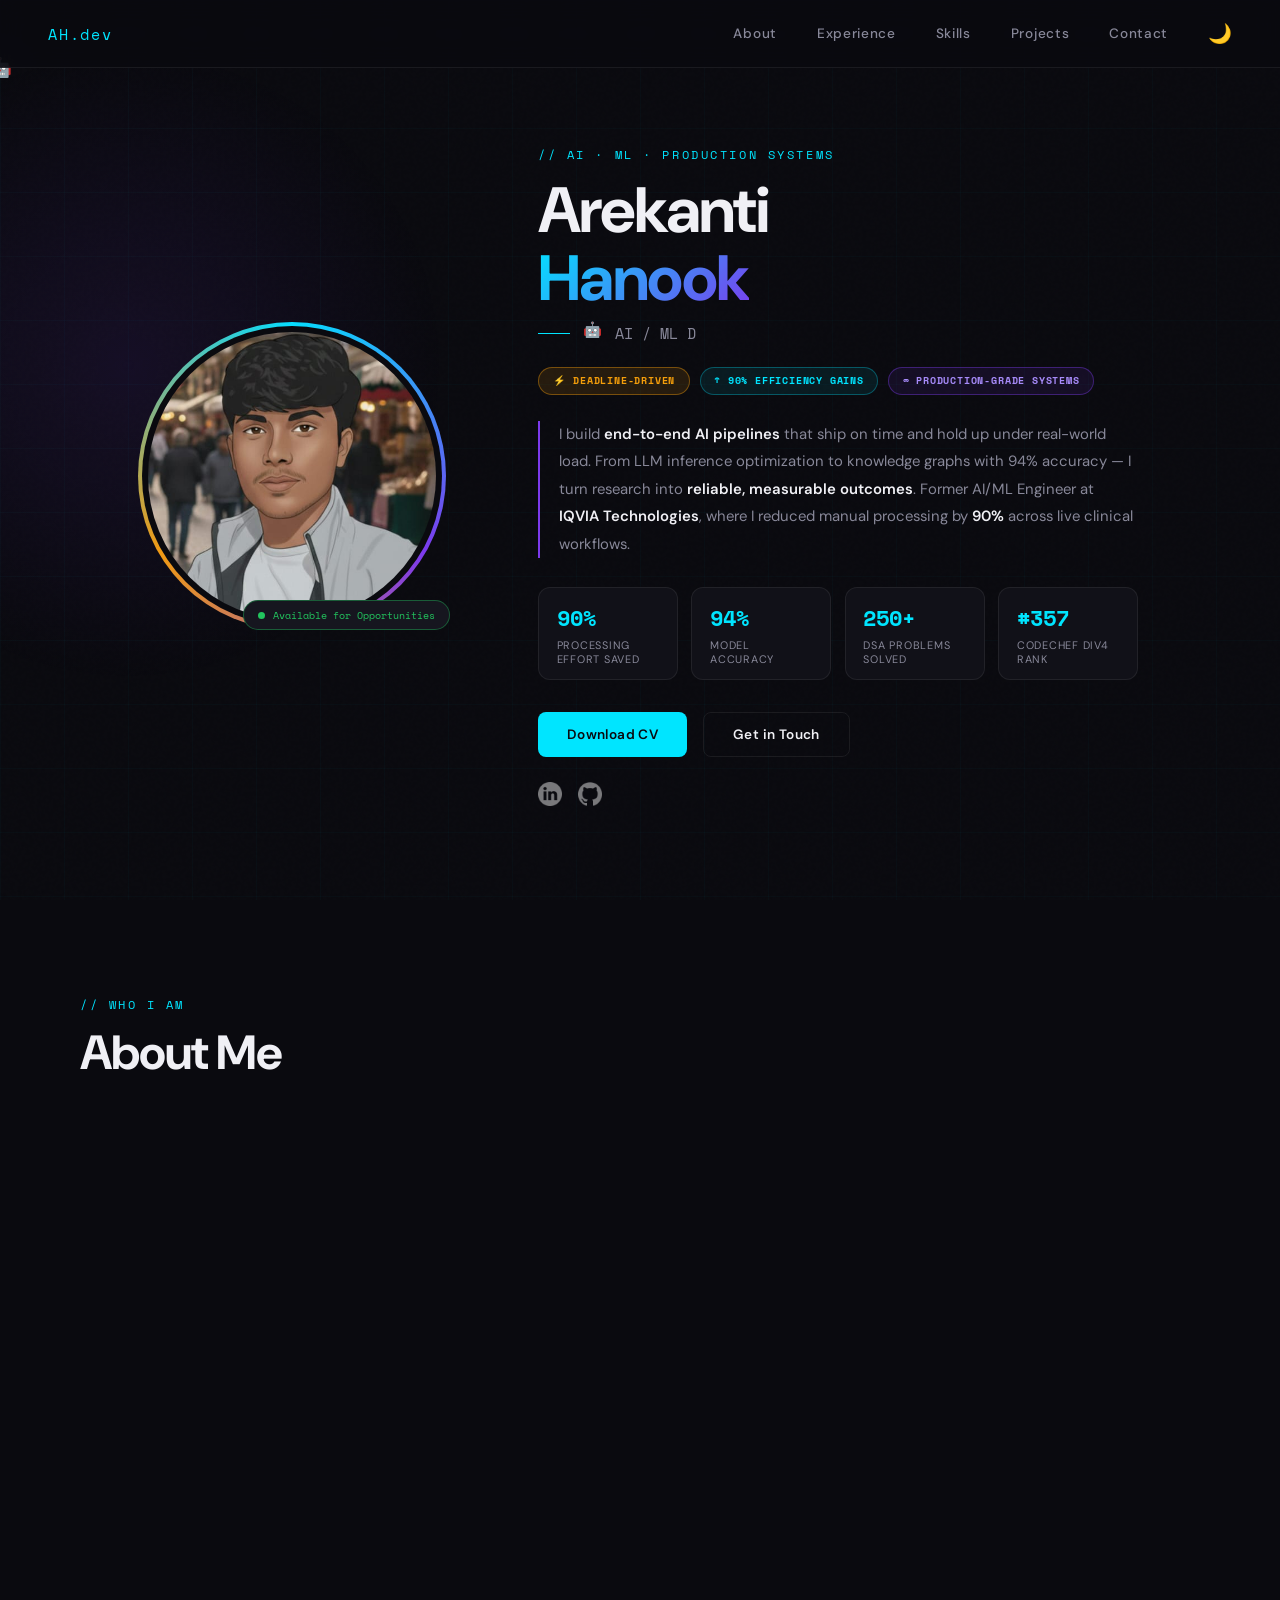
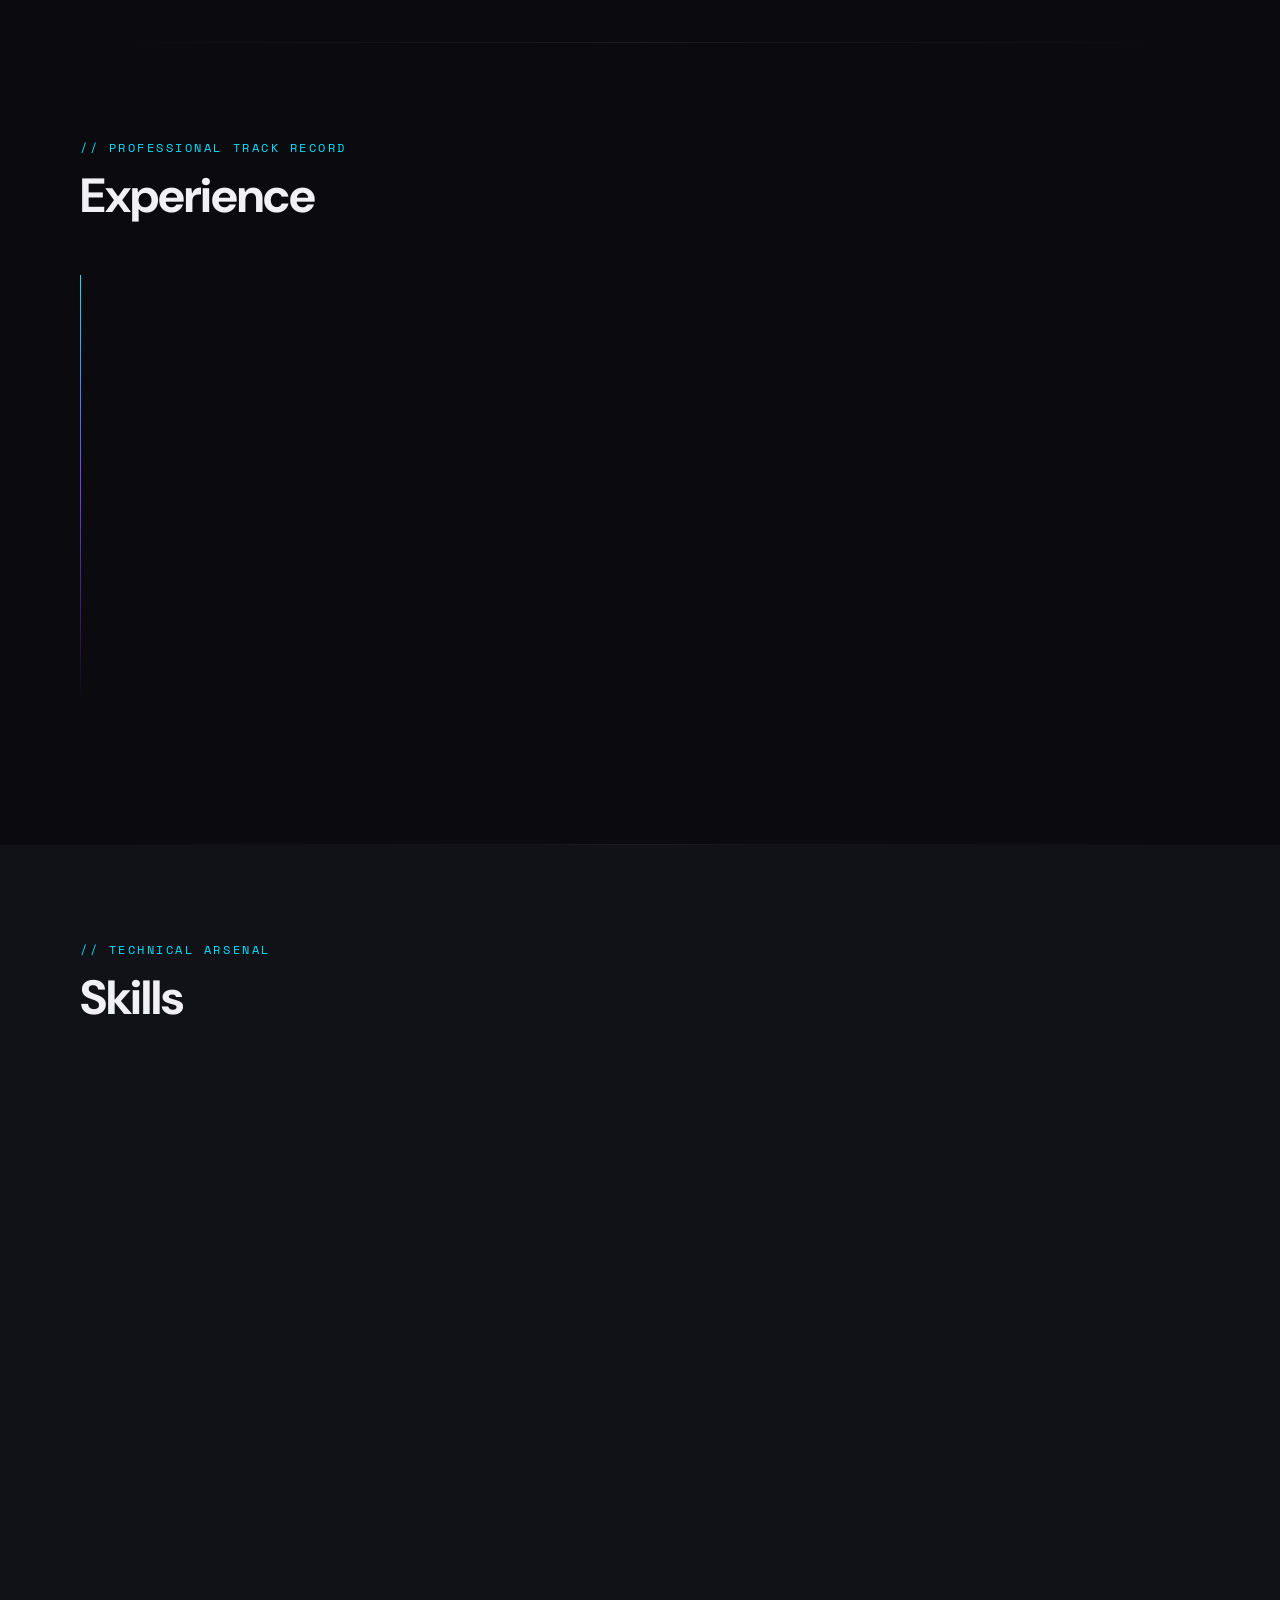
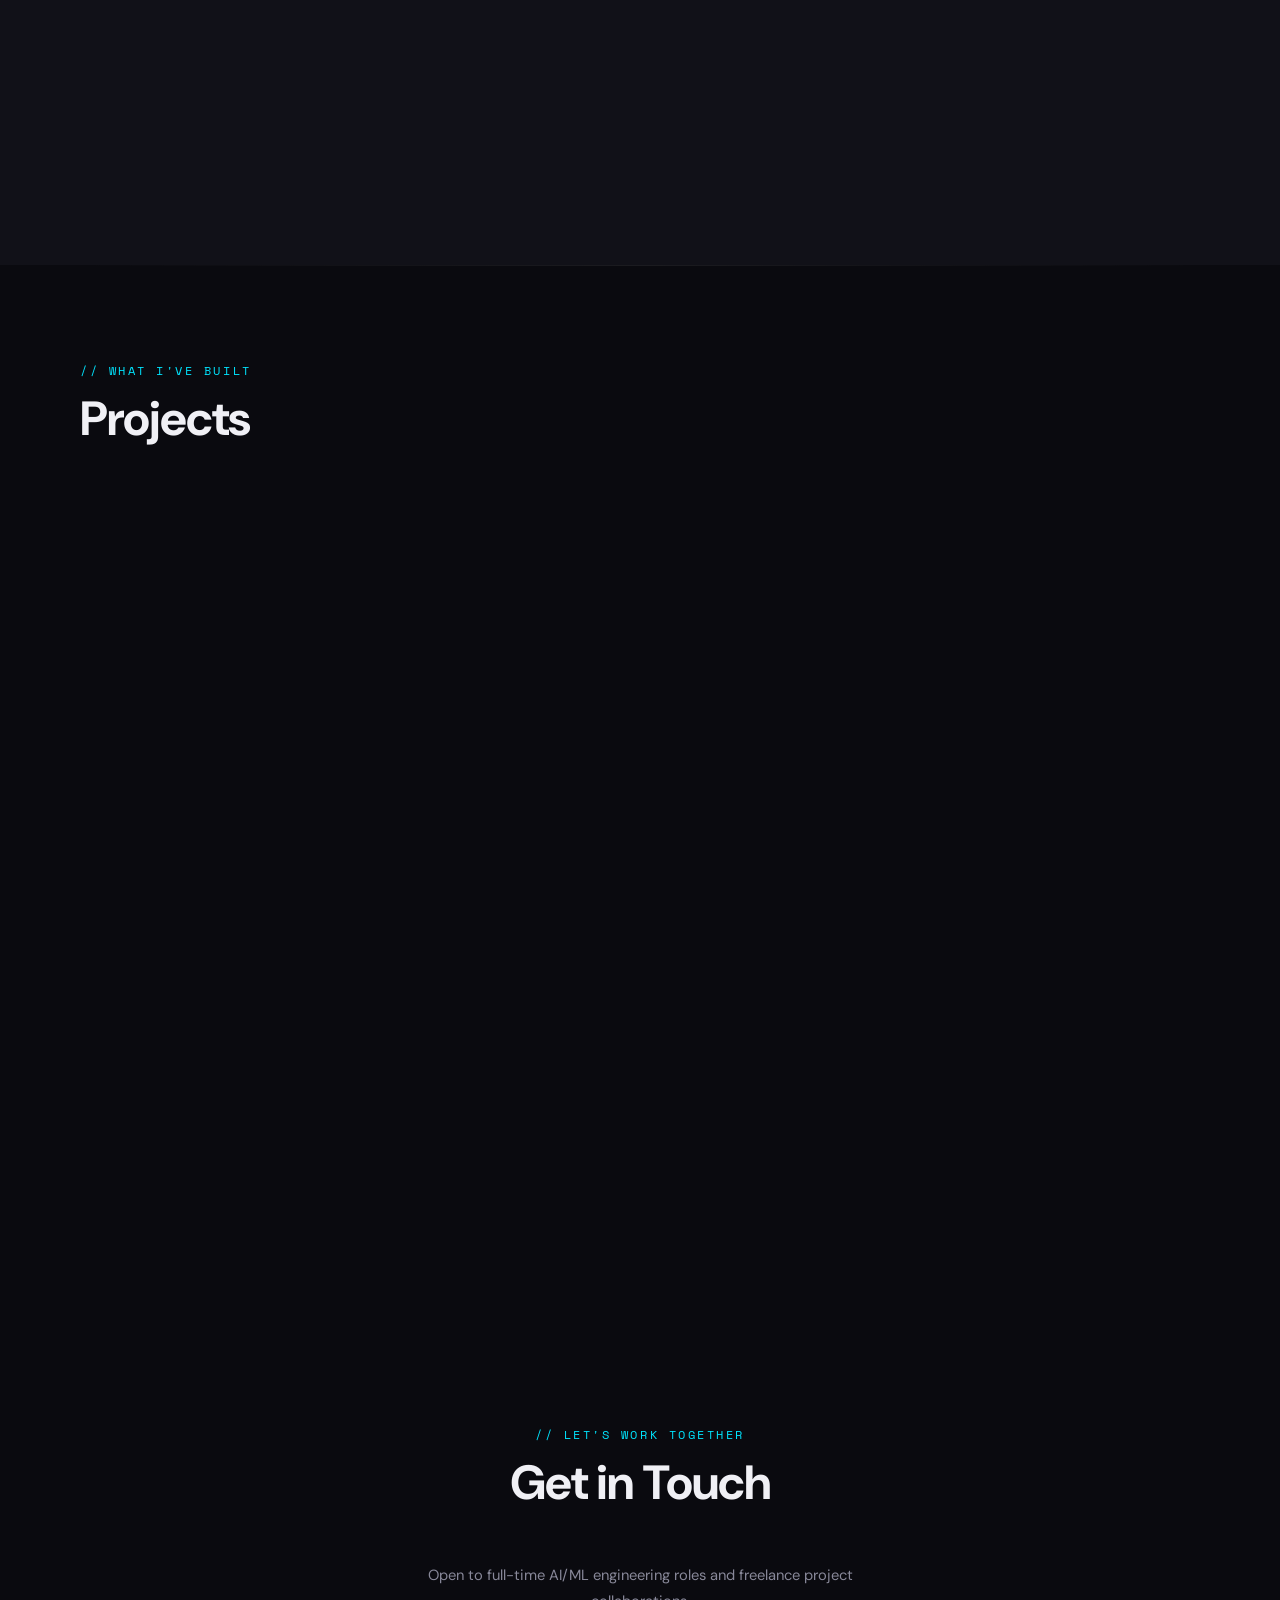
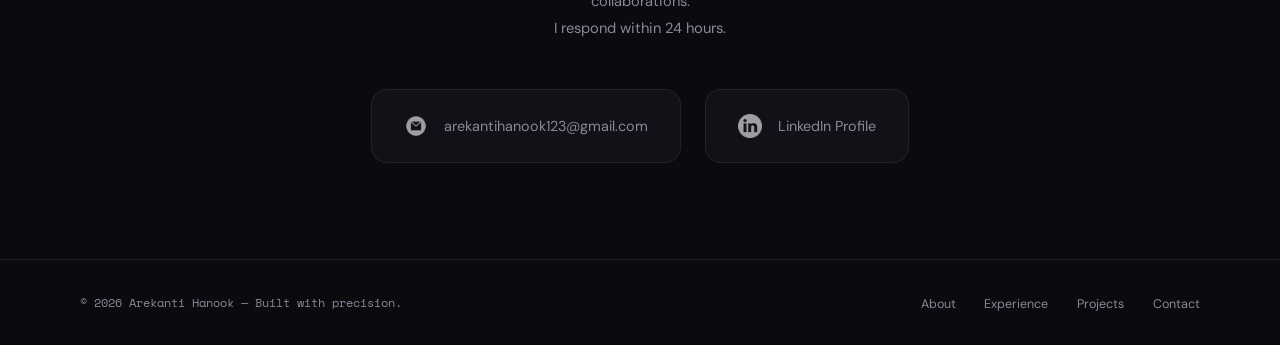
<file: index.html>
<!DOCTYPE html>
<html lang="en">
  <head>
    <meta charset="UTF-8" />
    <meta http-equiv="X-UA-Compatible" content="IE=edge" />
    <meta name="viewport" content="width=device-width, initial-scale=1.0" />
    <title>Arekanti Hanook — AI/ML Engineer</title>
    <link rel="preconnect" href="https://fonts.googleapis.com" />
    <link rel="preconnect" href="https://fonts.gstatic.com" crossorigin />
    <link href="https://fonts.googleapis.com/css2?family=Space+Mono:wght@400;700&family=DM+Sans:wght@300;400;500;600;700&display=swap" rel="stylesheet" />
    <link rel="stylesheet" href="style.css" />
  </head>
  <body>

    <!-- ─── SCROLL RUNNER TRACK ─── -->
    <div id="scroll-track">
      <div id="scroll-progress"></div>
      <span id="scroll-runner">🤖</span>
    </div>

    <!-- ─── DESKTOP NAV (hidden on mobile via CSS) ─── -->
    <nav id="desktop-nav">
      <div class="logo">AH.dev</div>
      <ul class="nav-links">
        <li><a href="#about">About</a></li>
        <li><a href="#work-exp">Experience</a></li>
        <li><a href="#experience">Skills</a></li>
        <li><a href="#projects">Projects</a></li>
        <li><a href="#contact">Contact</a></li>
        <li><button class="theme-btn" onclick="toggleTheme()">🌙</button></li>
      </ul>
    </nav>

    <!-- ─── HAMBURGER NAV (hidden on desktop via CSS) ─── -->
    <nav id="hamburger-nav">
      <div class="logo">AH.dev</div>
      <div class="hamburger-menu">
        <div class="hamburger-icon" onclick="toggleMenu()">
          <span></span>
          <span></span>
          <span></span>
        </div>
        <ul class="menu-links">
          <li><a href="#about" onclick="toggleMenu()">About</a></li>
          <li><a href="#work-exp" onclick="toggleMenu()">Experience</a></li>
          <li><a href="#experience" onclick="toggleMenu()">Skills</a></li>
          <li><a href="#projects" onclick="toggleMenu()">Projects</a></li>
          <li><a href="#contact" onclick="toggleMenu()">Contact</a></li>
          <li><button class="theme-btn" onclick="toggleTheme()" style="margin-left: 1.4rem;">🌙</button></li>
        </ul>
      </div>
    </nav>

    <!-- ─── HERO ─── -->
    <section id="profile">
      <div class="section__pic-container">
        <div class="pic-ring">
          <img src="./assets/Photo20261705.jpeg" alt="Arekanti Hanook" />
        </div>
        <div class="status-badge">Available for Opportunities</div>
      </div>

      <div class="section__text">
        <p class="hero-eyebrow">// AI · ML · Production Systems</p>
        <h1 class="hero-name">Arekanti<br /><span>Hanook</span></h1>
        <p class="hero-role" id="robot-role"><span id="robot-emoji">🤖</span> <span id="robot-text"></span></p>

        <div class="delivery-strip">
          <span class="tag tag-deadline">⚡ Deadline-Driven</span>
          <span class="tag tag-impact">↑ 90% Efficiency Gains</span>
          <span class="tag tag-scale">∞ Production-Grade Systems</span>
        </div>

        <p class="hero-bio">
          I build <strong>end-to-end AI pipelines</strong> that ship on time and hold up under real-world load.
          From LLM inference optimization to knowledge graphs with 94% accuracy — I turn research into
          <strong>reliable, measurable outcomes</strong>. Former AI/ML Engineer at <strong>IQVIA Technologies</strong>,
          where I reduced manual processing by <strong>90%</strong> across live clinical workflows.
        </p>

        <div class="metrics-row">
          <div class="metric-card">
            <span class="metric-value">90%</span>
            <div class="metric-label">Processing Effort Saved</div>
          </div>
          <div class="metric-card">
            <span class="metric-value">94%</span>
            <div class="metric-label">Model Accuracy</div>
          </div>
          <div class="metric-card">
            <span class="metric-value">250+</span>
            <div class="metric-label">DSA Problems Solved</div>
          </div>
          <div class="metric-card">
            <span class="metric-value">#357</span>
            <div class="metric-label">CodeChef Div4 Rank</div>
          </div>
        </div>

        <div class="btn-container">
          <button class="btn btn-primary" onclick="window.open('./assets/Arekanti Hanook.pdf')">Download CV</button>
          <button class="btn btn-secondary" onclick="location.href='#contact'">Get in Touch</button>
        </div>

        <div id="socials-container">
          <img src="./assets/linkedin.png" alt="LinkedIn" onclick="location.href='https://www.linkedin.com/in/arekanti-hanook-86089626a/'" />
          <img src="./assets/github.png" alt="GitHub" onclick="location.href='https://github.com/hanookarekanti'" />
        </div>
      </div>
    </section>

    <!-- ─── ABOUT ─── -->
    <section id="about">
      <p class="section-label">// Who I Am</p>
      <h1 class="section-title">About Me</h1>
      <div class="about-grid">

        <div class="edu-card reveal">
          <h3>Education</h3>
          <div class="edu-item">
            <h4>NIT Jamshedpur</h4>
            <p>Master of Computer Applications</p>
            <p class="edu-meta">GPA 6.86 · 2022 – 2025</p>
          </div>
          <div class="edu-item">
            <h4>Government College, Anantapuramu</h4>
            <p>B.Sc</p>
            <p class="edu-meta">GPA 7.07</p>
          </div>
        </div>

        <div class="about-text reveal">
          <p>
            I'm a results-driven AI/ML Engineer with a Master's in Computer Applications from NIT Jamshedpur.
            My work sits at the intersection of <strong>LLMs, NLP, and production engineering</strong> — I don't just prototype;
            I build systems that run reliably under real constraints and deadlines.
          </p>
          <p>
            At IQVIA Technologies, I architected automation pipelines that cut manual clinical data processing by
            <strong>90%</strong> — on schedule, without rework. I understand what it means to ship AI in production:
            logging, monitoring, fault tolerance, and prompt engineering that actually holds up.
          </p>
          <p>
            My projects span <strong>RAG-based medical assistants</strong>, <strong>Graph Neural Networks</strong> for
            ancient text analysis (94% link prediction accuracy), and full-stack healthcare platforms serving 500+
            concurrent users. Every build is scoped, timelines are honored, and output quality is measured.
          </p>
          <p>
            Outside engineering: competitive coder (250+ DSA problems, Top 400 in CodeChef among 25,000+),
            dancer, swimmer, and explorer of new places.
          </p>
        </div>

      </div>
    </section>

    <div class="divider"></div>

    <!-- ─── WORK EXPERIENCE ─── -->
    <section id="work-exp">
      <p class="section-label">// Professional Track Record</p>
      <h1 class="section-title">Experience</h1>
      <div class="timeline">

        <div class="timeline-item reveal">
          <div class="timeline-meta">
            <span class="timeline-company">IQVIA Technologies</span>
            <span class="timeline-period">Aug 2025 – Mar 2026</span>
          </div>
          <p class="timeline-role">AI / ML Engineer (Trainee) · Kochi, India</p>
          <ul class="timeline-points">
            <li>Architected end-to-end <strong>NLP + LLM automation pipelines</strong> — delivered on schedule, reducing manual processing effort by <strong>90%</strong>.</li>
            <li>Designed <strong>scalable unstructured document extraction</strong> using GPT-based models, boosting accuracy and throughput across clinical datasets.</li>
            <li>Optimized LLM inference via <strong>prompt engineering &amp; retrieval tuning</strong>, cutting latency while maintaining response consistency.</li>
            <li>Shipped <strong>production-ready AI systems</strong> with full logging, monitoring, and error handling — zero critical incidents post-deployment.</li>
            <li>Built data validation and post-processing pipelines in cross-functional teams, measurably improving output quality.</li>
          </ul>
        </div>

        <div class="timeline-item reveal">
          <div class="timeline-meta">
            <span class="timeline-company">FastPix Solutions Pvt. Ltd.</span>
            <span class="timeline-period">Apr 2025 – Jul 2025</span>
          </div>
          <p class="timeline-role">AI / ML Developer Intern · Hyderabad, India</p>
          <ul class="timeline-points">
            <li>Built <strong>data preprocessing and transformation pipelines</strong>, improving ML model readiness and data quality.</li>
            <li>Implemented <strong>missing value imputation and cleaning techniques</strong>, enhancing dataset reliability.</li>
            <li>Identified production dataset inconsistencies and collaborated with engineering to improve pipeline efficiency.</li>
          </ul>
        </div>

      </div>
    </section>

    <div class="divider"></div>

    <!-- ─── SKILLS ─── -->
    <section id="experience">
      <p class="section-label">// Technical Arsenal</p>
      <h1 class="section-title">Skills</h1>
      <div class="skills-grid">

        <div class="skill-group reveal">
          <h2>Core AI / ML</h2>
          <div class="skill-item"><span class="skill-name">Python</span><span class="skill-level level-expert">Expert</span></div>
          <div class="skill-item"><span class="skill-name">PyTorch &amp; PyTorch Geometric</span><span class="skill-level level-intermediate">Intermediate</span></div>
          <div class="skill-item"><span class="skill-name">LangChain</span><span class="skill-level level-intermediate">Intermediate</span></div>
          <div class="skill-item"><span class="skill-name">spaCy / NLP</span><span class="skill-level level-intermediate">Intermediate</span></div>
          <div class="skill-item"><span class="skill-name">FAISS</span><span class="skill-level level-intermediate">Intermediate</span></div>
          <div class="skill-item"><span class="skill-name">Transformers / LLMs</span><span class="skill-level level-intermediate">Intermediate</span></div>
        </div>

        <div class="skill-group reveal">
          <h2>Systems &amp; Engineering</h2>
          <div class="skill-item"><span class="skill-name">FastAPI</span><span class="skill-level level-expert">Expert</span></div>
          <div class="skill-item"><span class="skill-name">Model Deployment</span><span class="skill-level level-intermediate">Intermediate</span></div>
          <div class="skill-item"><span class="skill-name">Inference Optimization</span><span class="skill-level level-intermediate">Intermediate</span></div>
          <div class="skill-item"><span class="skill-name">RAG Pipelines</span><span class="skill-level level-intermediate">Intermediate</span></div>
          <div class="skill-item"><span class="skill-name">Docker</span><span class="skill-level level-basic">Basic</span></div>
          <div class="skill-item"><span class="skill-name">Git &amp; GitHub</span><span class="skill-level level-intermediate">Intermediate</span></div>
        </div>

        <div class="skill-group reveal">
          <h2>Databases &amp; Infra</h2>
          <div class="skill-item"><span class="skill-name">MongoDB</span><span class="skill-level level-intermediate">Intermediate</span></div>
          <div class="skill-item"><span class="skill-name">MySQL</span><span class="skill-level level-intermediate">Intermediate</span></div>
          <div class="skill-item"><span class="skill-name">Linux</span><span class="skill-level level-intermediate">Intermediate</span></div>
          <div class="skill-item"><span class="skill-name">Postman / API Testing</span><span class="skill-level level-expert">Expert</span></div>
        </div>

        <div class="skill-group reveal">
          <h2>Specialisations</h2>
          <div class="skill-item"><span class="skill-name">Knowledge Graphs</span><span class="skill-level level-expert">Expert</span></div>
          <div class="skill-item"><span class="skill-name">Graph Neural Networks</span><span class="skill-level level-intermediate">Intermediate</span></div>
          <div class="skill-item"><span class="skill-name">Prompt Engineering</span><span class="skill-level level-expert">Expert</span></div>
          <div class="skill-item"><span class="skill-name">Data Pipelines</span><span class="skill-level level-intermediate">Intermediate</span></div>
        </div>

        <div class="skill-group reveal">
          <h2>Web Stack</h2>
          <div class="skill-item"><span class="skill-name">React.js</span><span class="skill-level level-intermediate">Intermediate</span></div>
          <div class="skill-item"><span class="skill-name">Node.js &amp; Express</span><span class="skill-level level-intermediate">Intermediate</span></div>
          <div class="skill-item"><span class="skill-name">HTML &amp; CSS</span><span class="skill-level level-expert">Expert</span></div>
          <div class="skill-item"><span class="skill-name">Tailwind CSS</span><span class="skill-level level-intermediate">Intermediate</span></div>
          <div class="skill-item"><span class="skill-name">Vite</span><span class="skill-level level-expert">Expert</span></div>
        </div>

      </div>
    </section>

    <div class="divider"></div>

    <!-- ─── PROJECTS ─── -->
    <section id="projects">
      <p class="section-label">// What I've Built</p>
      <h1 class="section-title">Projects</h1>
      <div class="projects-grid">

        <div class="project-card reveal">
          <img src="./assets/medicalAssistantPhoto.png" alt="AI Medical Assistant" />
          <div class="project-body">
            <h2>AI Medical Assistant</h2>
            <div class="project-stack">
              <span class="stack-tag">FastAPI</span>
              <span class="stack-tag">LangChain</span>
              <span class="stack-tag">LLaMA.cpp</span>
              <span class="stack-tag">FAISS</span>
              <span class="stack-tag">BioBERT</span>
              <span class="stack-tag">MongoDB</span>
            </div>
            <div class="project-btn-row">
              <button onclick="location.href='https://github.com/hanookarekanti'">GitHub</button>
            </div>
          </div>
        </div>

        <div class="project-card reveal">
          <img src="./assets/BhagavadGita.jpg" alt="Knowledge Graph" />
          <div class="project-body">
            <h2>Knowledge Graph — Bhagavad Gita</h2>
            <div class="project-stack">
              <span class="stack-tag">R-GCN</span>
              <span class="stack-tag">PyTorch Geometric</span>
              <span class="stack-tag">spaCy</span>
              <span class="stack-tag">NetworkX</span>
              <span class="stack-tag">NLP</span>
            </div>
            <div class="project-btn-row">
              <button onclick="location.href='https://github.com/hanookarekanti/Dr4U'">GitHub</button>
              <button onclick="window.open('./assets/BhagavadGitaDetails.pdf')">Details</button>
            </div>
          </div>
        </div>

        <div class="project-card reveal">
          <img src="./assets/project1.png" alt="DoctorForYou" />
          <div class="project-body">
            <h2>DoctorForYou</h2>
            <div class="project-stack">
              <span class="stack-tag">React.js</span>
              <span class="stack-tag">Node.js</span>
              <span class="stack-tag">MongoDB</span>
              <span class="stack-tag">Express</span>
            </div>
            <div class="project-btn-row">
              <button onclick="location.href='https://github.com/hanookarekanti/Dr4U'">GitHub</button>
              <button onclick="location.href='https://dr4u-frontend.onrender.com/'">Live Demo</button>
            </div>
          </div>
        </div>

        <div class="project-card reveal">
          <img src="./assets/project3.png" alt="Book Browser" />
          <div class="project-body">
            <h2>Book Browser</h2>
            <div class="project-stack">
              <span class="stack-tag">React.js</span>
              <span class="stack-tag">API Integration</span>
            </div>
            <div class="project-btn-row">
              <button onclick="location.href='https://github.com/hanookarekanti/Book_Search'">GitHub</button>
              <button onclick="location.href='https://book-search-1-vfos.onrender.com'">Live Demo</button>
            </div>
          </div>
        </div>

      </div>
    </section>

    <!-- ─── CONTACT ─── -->
    <section id="contact">
      <p class="section-label">// Let's Work Together</p>
      <h1 class="section-title">Get in Touch</h1>
      <p class="contact-sub">
        Open to full-time AI/ML engineering roles and freelance project collaborations.<br />
        I respond within 24 hours.
      </p>
      <div class="contact-card">
        <a class="contact-item" href="mailto:arekantihanook123@gmail.com">
          <img src="./assets/email.png" alt="Email" />
          <span>arekantihanook123@gmail.com</span>
        </a>
        <a class="contact-item" href="https://www.linkedin.com/in/arekanti-hanook-86089626a/" target="_blank">
          <img src="./assets/linkedin.png" alt="LinkedIn" />
          <span>LinkedIn Profile</span>
        </a>
      </div>
    </section>

    <!-- ─── FOOTER ─── -->
    <footer>
      <p>© 2026 Arekanti Hanook — Built with precision.</p>
      <nav>
        <ul class="nav-links">
          <li><a href="#about">About</a></li>
          <li><a href="#work-exp">Experience</a></li>
          <li><a href="#projects">Projects</a></li>
          <li><a href="#contact">Contact</a></li>
        </ul>
      </nav>
    </footer>

    <script>
      function toggleMenu() {
        const menu = document.querySelector('.menu-links');
        const icon = document.querySelector('.hamburger-icon');
        menu.classList.toggle('open');
        icon.classList.toggle('open');
      }

      // --- ALL JAVASCRIPT ANIMATIONS AND LOGIC ---
      document.addEventListener("DOMContentLoaded", () => {
        
        // 1. Theme Toggle (Day/Night logic)
        const hour = new Date().getHours();
        // Light Mode from 6 AM to 12 PM (Noon). Dark Mode from 1 PM to 5 AM.
        const isDay = hour >= 6 && hour <= 12;
        const themeBtns = document.querySelectorAll('.theme-btn');

        if (isDay) {
          document.body.classList.add('light-theme');
          themeBtns.forEach(btn => btn.innerHTML = "☀️");
        }

        window.toggleTheme = () => {
          document.body.classList.toggle('light-theme');
          const isLight = document.body.classList.contains('light-theme');
          themeBtns.forEach(btn => btn.innerHTML = isLight ? "☀️" : "🌙");
        };

        // 2. Scroll Runner (Rocket progress)
        let isScrolling = false;
        window.addEventListener('scroll', () => {
          if (!isScrolling) {
            window.requestAnimationFrame(() => {
              const winScroll = document.body.scrollTop || document.documentElement.scrollTop;
              const height = document.documentElement.scrollHeight - document.documentElement.clientHeight;
              const scrolled = (winScroll / height) * 100;
              
              document.getElementById('scroll-runner').style.left = scrolled + '%';
              document.getElementById('scroll-progress').style.width = scrolled + '%';
              isScrolling = false;
            });
            isScrolling = true;
          }
        });

        // 3. Scroll Reveal Animations
        const observer = new IntersectionObserver((entries) => {
          entries.forEach(entry => {
            if(entry.isIntersecting) {
              entry.target.classList.add('active');
            } else {
              entry.target.classList.remove('active'); // Hides the element when scrolling past it
            }
          });
        }, { threshold: 0.1 });
        
        document.querySelectorAll('.reveal').forEach(el => observer.observe(el));

        // 4. Robot Intro Sequence
        const emoji = document.getElementById("robot-emoji");
        const textEl = document.getElementById("robot-text");
        const textToType = "AI / ML Developer";

        function playRobotAnimation() {
          // 1. Reset states instantly (no transition)
          emoji.style.transition = "none";
          emoji.innerHTML = "🤖";
          emoji.style.opacity = "0";
          emoji.style.transform = "translateX(-20px)";
          
          textEl.style.transition = "none";
          textEl.innerHTML = "";
          textEl.style.opacity = "1";
          textEl.style.color = "";

          // 2. Start the sequence after a tiny delay to allow reset to apply
          setTimeout(() => {
            emoji.style.transition = "all 0.5s ease";
            emoji.style.opacity = "1";
            emoji.style.transform = "translateX(0)"; // walks in

            setTimeout(() => {
              let i = 0;
              const typing = setInterval(() => {
                textEl.innerHTML += textToType.charAt(i);
                
                // Simulate taking a step
                emoji.style.transform = i % 2 === 0 ? "translateY(-4px)" : "translateY(0)";
                i++;
                
                if(i === textToType.length) { 
                  clearInterval(typing); 
                  
                  setTimeout(() => {
                    emoji.innerHTML = "🤖"; // robot gets strong & blast!
                    emoji.style.transform = "scale(1.2)";
                    textEl.style.color = "var(--accent)";
                    
                    // Wait 2 seconds, then fade out and restart
                    setTimeout(() => {
                      textEl.style.transition = "opacity 0.5s ease";
                      textEl.style.opacity = "0"; 
                      emoji.style.opacity = "0"; // fade out robot too
                      
                      // Wait 500ms for fade out to complete, then loop!
                      setTimeout(() => {
                        playRobotAnimation();
                      }, 500); 
                    }, 2000); // 2 second delay
                    
                  }, 500); 
                }
              }, 130);
            }, 600);
          }, 100);
        }

        // Start the infinite loop
        playRobotAnimation();
      });
    </script>
  </body>
</html>
</file>
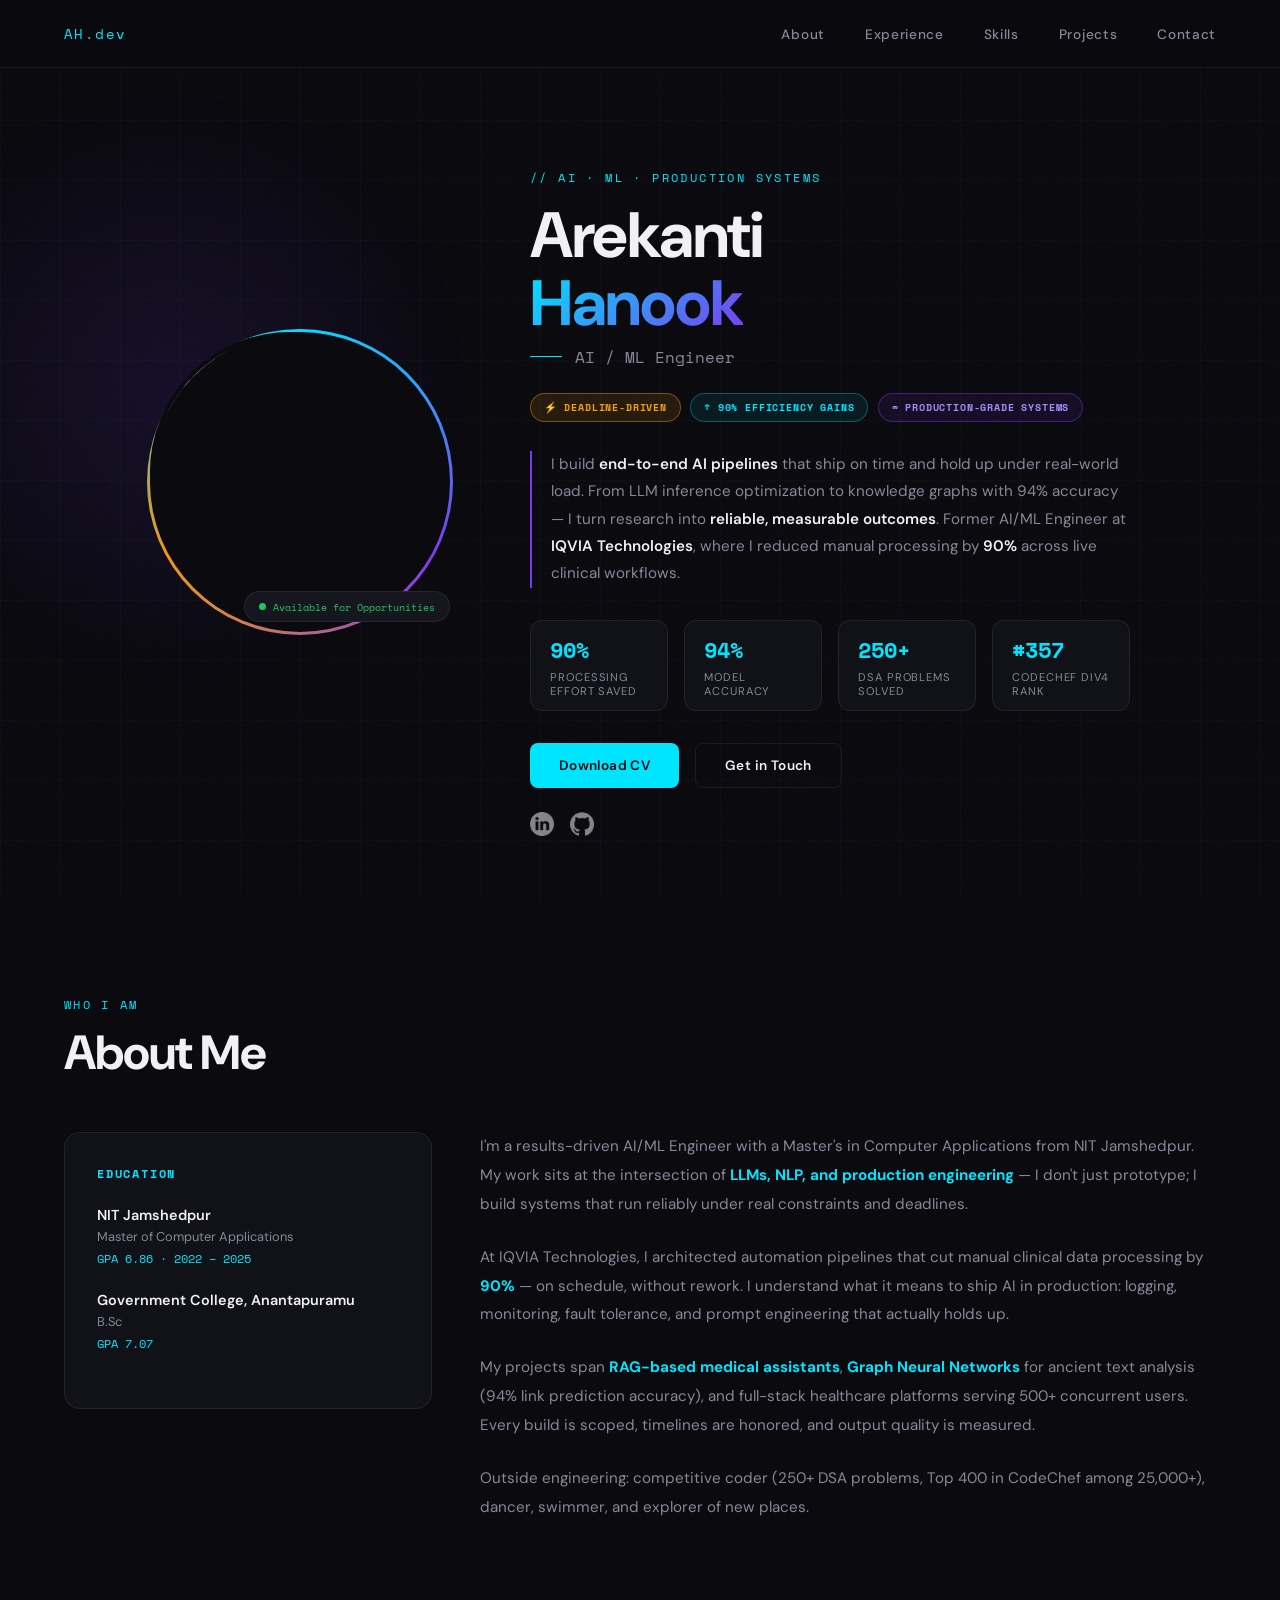
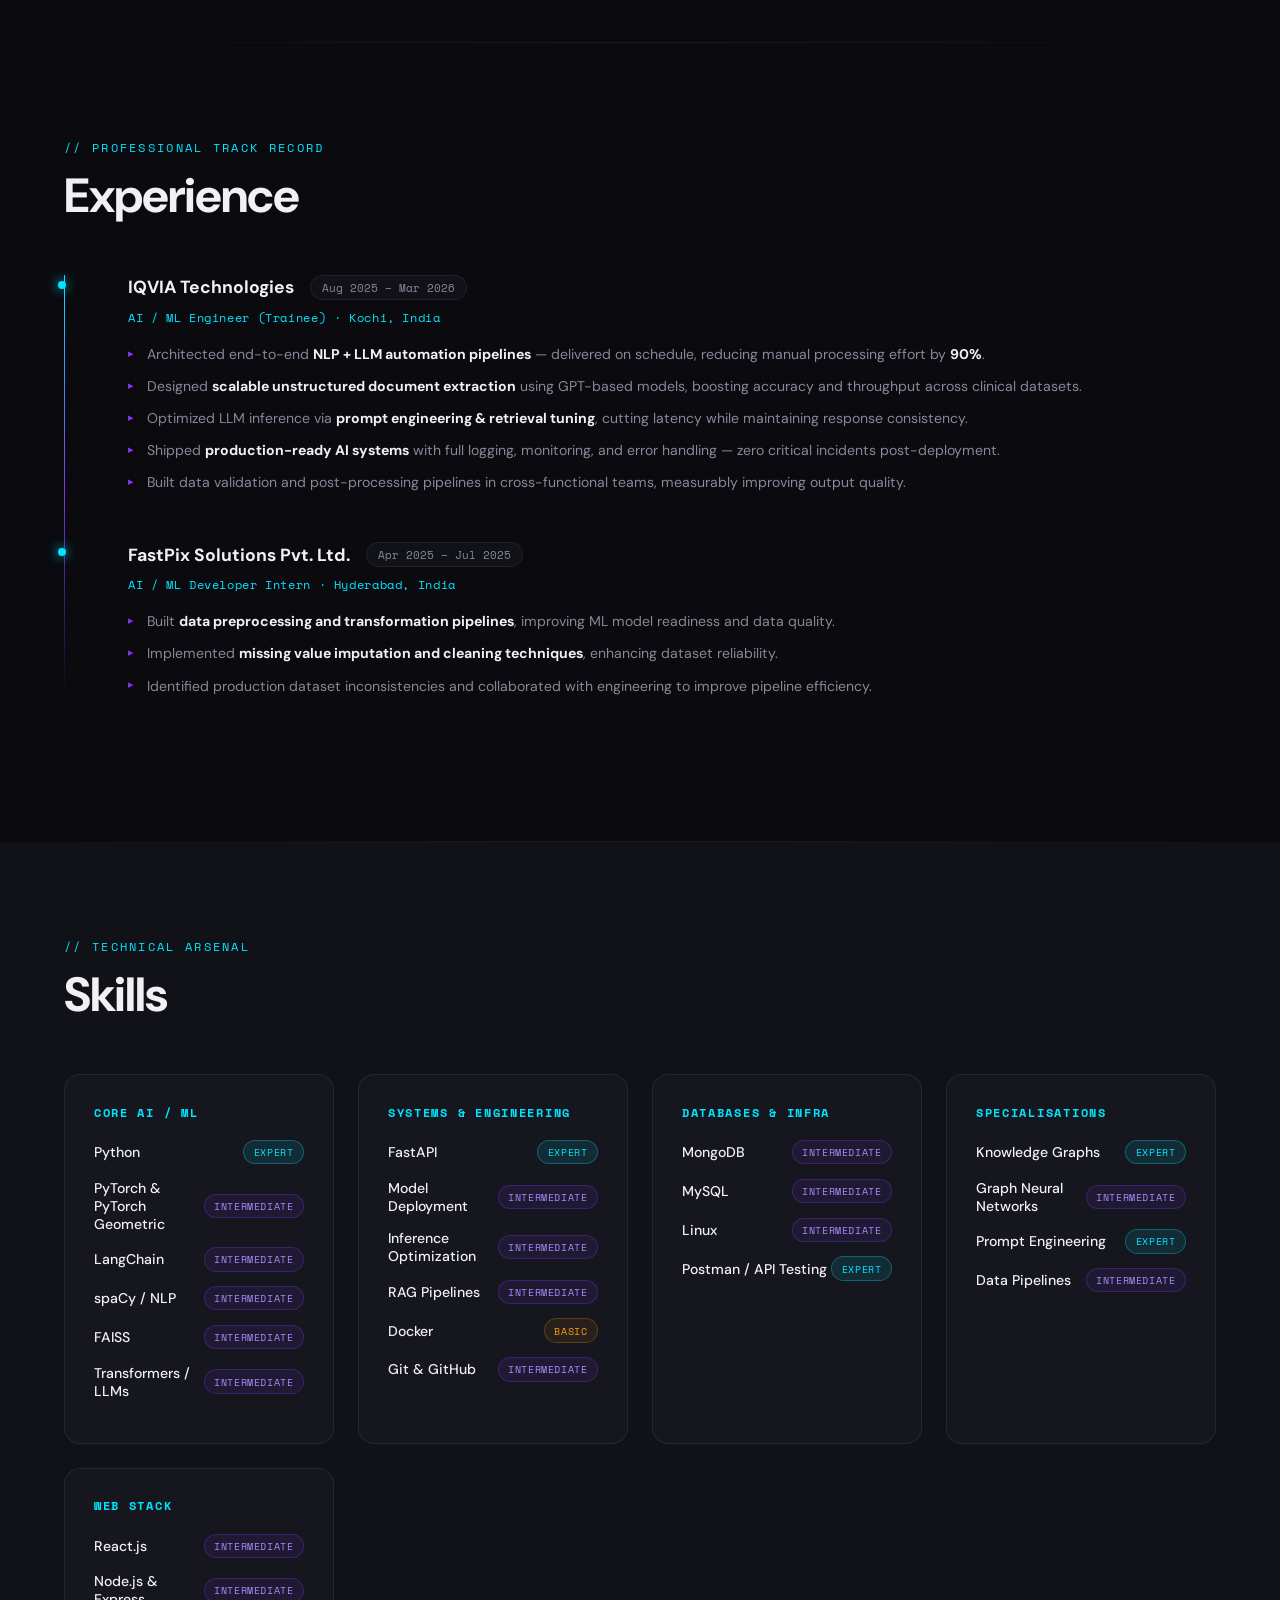
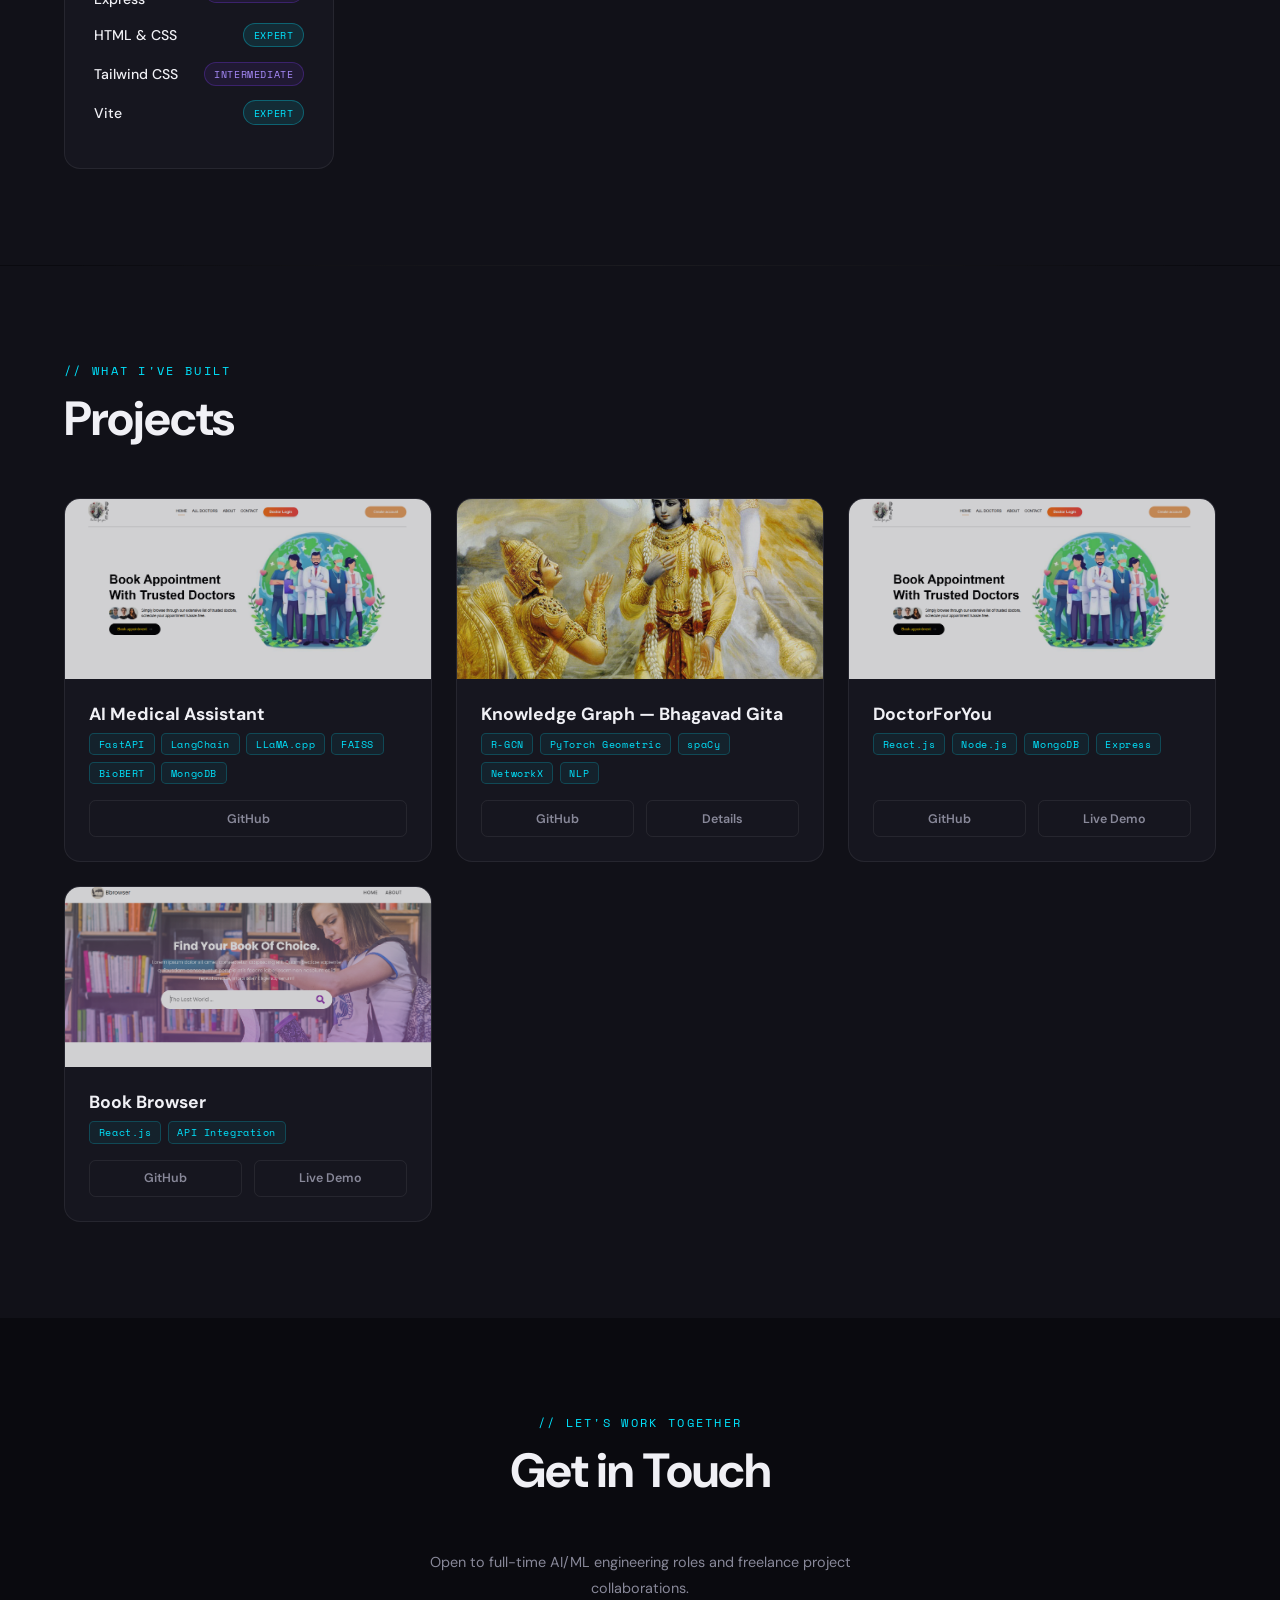
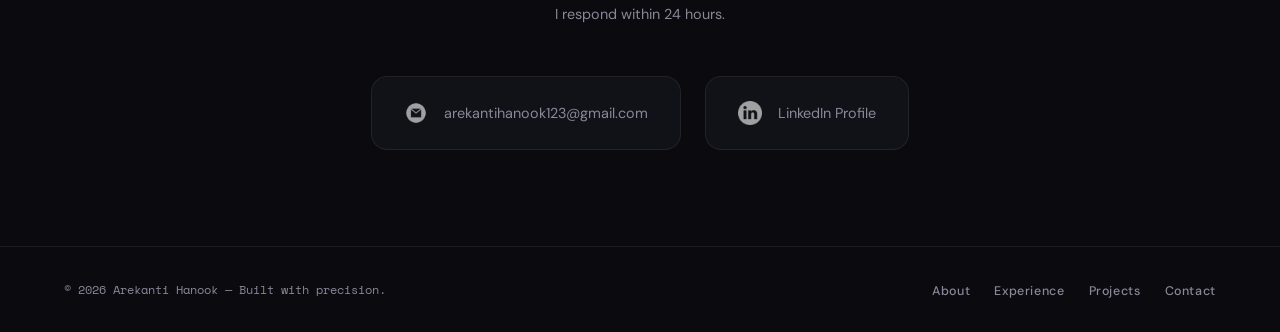
<file: index1.html>
<!DOCTYPE html>
<html lang="en">
  <head>
    <meta charset="UTF-8" />
    <meta http-equiv="X-UA-Compatible" content="IE=edge" />
    <meta name="viewport" content="width=device-width, initial-scale=1.0" />
    <title>Arekanti Hanook — AI/ML Engineer</title>
    <link rel="preconnect" href="https://fonts.googleapis.com" />
    <link rel="preconnect" href="https://fonts.gstatic.com" crossorigin />
    <link href="https://fonts.googleapis.com/css2?family=Space+Mono:wght@400;700&family=DM+Sans:wght@300;400;500;600;700&display=swap" rel="stylesheet"/>
    <link rel="stylesheet" href="style.css" />
    <link rel="stylesheet" href="mediaqueries.css" />
    <link rel="stylesheet" href="animations.css" />
    <style>
      /* ─── DESIGN SYSTEM ─── */
      :root {
        --bg: #0a0a0f;
        --surface: #111118;
        --surface2: #16161f;
        --border: rgba(255,255,255,0.07);
        --accent: #00e5ff;
        --accent2: #7c3aed;
        --accent3: #f59e0b;
        --text: #f0f0f5;
        --muted: #888899;
        --mono: 'Space Mono', monospace;
        --sans: 'DM Sans', sans-serif;
      }

      * { margin: 0; padding: 0; box-sizing: border-box; }

      html { scroll-behavior: smooth; }

      body {
        font-family: var(--sans);
        background: var(--bg);
        color: var(--text);
        overflow-x: hidden;
      }

      /* ─── NOISE TEXTURE ─── */
      body::before {
        content: '';
        position: fixed;
        inset: 0;
        background-image: url("data:image/svg+xml,%3Csvg viewBox='0 0 256 256' xmlns='http://www.w3.org/2000/svg'%3E%3Cfilter id='noise'%3E%3CfeTurbulence type='fractalNoise' baseFrequency='0.9' numOctaves='4' stitchTiles='stitch'/%3E%3C/filter%3E%3Crect width='100%25' height='100%25' filter='url(%23noise)' opacity='0.03'/%3E%3C/svg%3E");
        pointer-events: none;
        z-index: 0;
        opacity: 0.4;
      }

      /* ─── NAV ─── */
      #desktop-nav {
        position: fixed;
        top: 0; left: 0; right: 0;
        z-index: 100;
        display: flex;
        justify-content: space-between;
        align-items: center;
        padding: 1.2rem 4rem;
        background: rgba(10,10,15,0.85);
        backdrop-filter: blur(12px);
        border-bottom: 1px solid var(--border);
      }

      .logo {
        font-family: var(--mono);
        font-size: 0.9rem;
        color: var(--accent);
        letter-spacing: 0.1em;
      }

      .nav-links {
        display: flex;
        gap: 2.5rem;
        list-style: none;
      }

      .nav-links a {
        font-size: 0.85rem;
        color: var(--muted);
        text-decoration: none;
        letter-spacing: 0.05em;
        font-weight: 500;
        transition: color 0.2s;
      }

      .nav-links a:hover { color: var(--accent); }

      #hamburger-nav { display: none; }

      /* ─── HERO / PROFILE ─── */
      #profile {
        min-height: 100vh;
        display: flex;
        align-items: center;
        justify-content: center;
        padding: 8rem 4rem 4rem;
        position: relative;
        gap: 5rem;
      }

      /* Grid accent lines */
      #profile::before {
        content: '';
        position: absolute;
        inset: 0;
        background:
          linear-gradient(90deg, rgba(0,229,255,0.03) 1px, transparent 1px),
          linear-gradient(rgba(0,229,255,0.03) 1px, transparent 1px);
        background-size: 60px 60px;
        pointer-events: none;
      }

      /* Glow blobs */
      #profile::after {
        content: '';
        position: absolute;
        width: 600px;
        height: 600px;
        background: radial-gradient(circle, rgba(124,58,237,0.12) 0%, transparent 70%);
        top: 10%; left: -10%;
        pointer-events: none;
        animation: blobFloat 8s ease-in-out infinite alternate;
      }

      @keyframes blobFloat {
        from { transform: translateY(0px) scale(1); }
        to   { transform: translateY(30px) scale(1.05); }
      }

      .section__pic-container {
        position: relative;
        flex-shrink: 0;
      }

      .section__pic-container::before {
        content: '';
        position: absolute;
        inset: -3px;
        border-radius: 50%;
        background: conic-gradient(from 0deg, var(--accent), var(--accent2), var(--accent3), var(--accent));
        animation: spinBorder 4s linear infinite;
        z-index: 0;
      }

      @keyframes spinBorder {
        from { transform: rotate(0deg); }
        to   { transform: rotate(360deg); }
      }

      .section__pic-container img {
        position: relative;
        z-index: 1;
        width: 280px;
        height: 280px;
        border-radius: 50%;
        object-fit: cover;
        border: 4px solid var(--bg);
      }

      /* Status badge */
      .status-badge {
        position: absolute;
        bottom: 10px;
        right: 0;
        background: var(--surface2);
        border: 1px solid var(--border);
        border-radius: 2rem;
        padding: 0.4rem 0.9rem;
        font-family: var(--mono);
        font-size: 0.65rem;
        color: #22c55e;
        display: flex;
        align-items: center;
        gap: 0.4rem;
        z-index: 2;
        white-space: nowrap;
      }

      .status-badge::before {
        content: '';
        width: 7px;
        height: 7px;
        background: #22c55e;
        border-radius: 50%;
        animation: pulse 2s ease-in-out infinite;
      }

      @keyframes pulse {
        0%, 100% { opacity: 1; transform: scale(1); }
        50% { opacity: 0.5; transform: scale(0.8); }
      }

      /* Hero text */
      .section__text {
        max-width: 600px;
        position: relative;
        z-index: 1;
        margin-top: auto;
      }

      .hero-eyebrow {
        font-family: var(--mono);
        font-size: 0.75rem;
        color: var(--accent);
        letter-spacing: 0.2em;
        text-transform: uppercase;
        margin-bottom: 1rem;
      }

      .hero-name {
        font-size: clamp(2.5rem, 5vw, 4rem);
        font-weight: 700;
        line-height: 1.05;
        margin-bottom: 0.5rem;
        letter-spacing: -0.02em;
      }

      .hero-name span {
        background: linear-gradient(135deg, var(--accent), var(--accent2));
        -webkit-background-clip: text;
        -webkit-text-fill-color: transparent;
        background-clip: text;
      }

      .hero-role {
        font-family: var(--mono);
        font-size: 1rem;
        color: var(--muted);
        margin-bottom: 1.5rem;
        display: flex;
        align-items: center;
        gap: 0.8rem;
      }

      .hero-role::before {
        content: '';
        display: inline-block;
        width: 2rem;
        height: 1px;
        background: var(--accent);
      }

      /* Delivery promise strip */
      .delivery-strip {
        display: flex;
        gap: 0.6rem;
        flex-wrap: wrap;
        margin-bottom: 1.8rem;
      }

      .tag {
        font-family: var(--mono);
        font-size: 0.65rem;
        padding: 0.35rem 0.8rem;
        border-radius: 2rem;
        letter-spacing: 0.08em;
        text-transform: uppercase;
        font-weight: 700;
      }

      .tag-deadline {
        background: rgba(245,158,11,0.12);
        border: 1px solid rgba(245,158,11,0.4);
        color: var(--accent3);
      }

      .tag-impact {
        background: rgba(0,229,255,0.08);
        border: 1px solid rgba(0,229,255,0.3);
        color: var(--accent);
      }

      .tag-scale {
        background: rgba(124,58,237,0.1);
        border: 1px solid rgba(124,58,237,0.4);
        color: #a78bfa;
      }

      /* Hero bio */
      .hero-bio {
        color: var(--muted);
        font-size: 0.95rem;
        line-height: 1.8;
        margin-bottom: 2rem;
        border-left: 2px solid var(--accent2);
        padding-left: 1.2rem;
      }

      .hero-bio strong {
        color: var(--text);
        font-weight: 600;
      }

      /* Metric cards */
      .metrics-row {
        display: flex;
        gap: 1rem;
        margin-bottom: 2rem;
        flex-wrap: wrap;
      }

      .metric-card {
        background: var(--surface);
        border: 1px solid var(--border);
        border-radius: 0.75rem;
        padding: 0.8rem 1.2rem;
        flex: 1;
        min-width: 100px;
        transition: border-color 0.2s, transform 0.2s;
      }

      .metric-card:hover {
        border-color: var(--accent);
        transform: translateY(-2px);
      }

      .metric-value {
        font-family: var(--mono);
        font-size: 1.4rem;
        font-weight: 700;
        color: var(--accent);
        display: block;
      }

      .metric-label {
        font-size: 0.7rem;
        color: var(--muted);
        text-transform: uppercase;
        letter-spacing: 0.08em;
        margin-top: 0.2rem;
      }

      /* CTA buttons */
      .btn-container {
        display: flex;
        gap: 1rem;
        flex-wrap: wrap;
      }

      .btn {
        font-family: var(--sans);
        font-weight: 600;
        font-size: 0.85rem;
        padding: 0.8rem 1.8rem;
        border-radius: 0.5rem;
        cursor: pointer;
        transition: all 0.2s;
        border: none;
        letter-spacing: 0.03em;
      }

      .btn-primary {
        background: var(--accent);
        color: #0a0a0f;
      }

      .btn-primary:hover {
        background: #fff;
        transform: translateY(-2px);
        box-shadow: 0 8px 24px rgba(0,229,255,0.25);
      }

      .btn-secondary {
        background: transparent;
        color: var(--text);
        border: 1px solid var(--border);
      }

      .btn-secondary:hover {
        border-color: var(--accent);
        color: var(--accent);
        transform: translateY(-2px);
      }

      /* Socials */
      #socials-container {
        display: flex;
        gap: 1rem;
        margin-top: 1.5rem;
        align-items: center;
      }

      #socials-container img {
        height: 1.5rem;
        cursor: pointer;
        opacity: 0.5;
        transition: opacity 0.2s, transform 0.2s;
        filter: invert(1);
      }

      #socials-container img:hover {
        opacity: 1;
        transform: translateY(-2px);
      }

      /* ─── ABOUT SECTION ─── */
      #about {
        padding: 6rem 4rem;
        position: relative;
      }

      .section-label {
        font-family: var(--mono);
        font-size: 0.72rem;
        color: var(--accent);
        letter-spacing: 0.2em;
        text-transform: uppercase;
        margin-bottom: 0.5rem;
      }

      .section-title {
        font-size: clamp(2rem, 4vw, 3rem);
        font-weight: 700;
        margin-bottom: 3rem;
        letter-spacing: -0.02em;
      }

      .about-grid {
        display: grid;
        grid-template-columns: 1fr 2fr;
        gap: 3rem;
        align-items: start;
      }

      .edu-card {
        background: var(--surface);
        border: 1px solid var(--border);
        border-radius: 1rem;
        padding: 2rem;
        position: sticky;
        top: 6rem;
      }

      .edu-card h3 {
        font-family: var(--mono);
        font-size: 0.75rem;
        color: var(--accent);
        letter-spacing: 0.15em;
        text-transform: uppercase;
        margin-bottom: 1.5rem;
      }

      .edu-item {
        margin-bottom: 1.5rem;
      }

      .edu-item h4 {
        font-size: 0.9rem;
        font-weight: 600;
        color: var(--text);
        margin-bottom: 0.25rem;
      }

      .edu-item p {
        font-size: 0.8rem;
        color: var(--muted);
      }

      .about-text p {
        color: var(--muted);
        font-size: 0.95rem;
        line-height: 1.9;
        margin-bottom: 1.5rem;
      }

      .about-text strong {
        color: var(--accent);
      }

      /* ─── EXPERIENCE SECTION ─── */
      #experience {
        padding: 6rem 4rem;
        background: var(--surface);
      }

      .skills-grid {
        display: grid;
        grid-template-columns: repeat(auto-fit, minmax(260px, 1fr));
        gap: 1.5rem;
        margin-top: 3rem;
      }

      .skill-group {
        background: var(--surface2);
        border: 1px solid var(--border);
        border-radius: 1rem;
        padding: 1.8rem;
        transition: border-color 0.2s;
      }

      .skill-group:hover { border-color: rgba(0,229,255,0.3); }

      .skill-group h2 {
        font-family: var(--mono);
        font-size: 0.72rem;
        color: var(--accent);
        letter-spacing: 0.15em;
        text-transform: uppercase;
        margin-bottom: 1.2rem;
      }

      .skill-item {
        display: flex;
        justify-content: space-between;
        align-items: center;
        margin-bottom: 0.9rem;
      }

      .skill-name {
        font-size: 0.88rem;
        color: var(--text);
        font-weight: 500;
      }

      .skill-level {
        font-family: var(--mono);
        font-size: 0.65rem;
        padding: 0.2rem 0.6rem;
        border-radius: 1rem;
        text-transform: uppercase;
        letter-spacing: 0.06em;
      }

      .level-expert {
        background: rgba(0,229,255,0.1);
        color: var(--accent);
        border: 1px solid rgba(0,229,255,0.3);
      }

      .level-intermediate {
        background: rgba(124,58,237,0.1);
        color: #a78bfa;
        border: 1px solid rgba(124,58,237,0.3);
      }

      .level-basic {
        background: rgba(245,158,11,0.08);
        color: var(--accent3);
        border: 1px solid rgba(245,158,11,0.25);
      }

      /* ─── WORK EXPERIENCE SECTION ─── */
      #work-exp {
        padding: 6rem 4rem;
      }

      .timeline {
        margin-top: 3rem;
        position: relative;
        padding-left: 2rem;
      }

      .timeline::before {
        content: '';
        position: absolute;
        left: 0;
        top: 0;
        bottom: 0;
        width: 1px;
        background: linear-gradient(to bottom, var(--accent), var(--accent2), transparent);
      }

      .timeline-item {
        position: relative;
        margin-bottom: 3rem;
        padding-left: 2rem;
      }

      .timeline-item::before {
        content: '';
        position: absolute;
        left: -2.35rem;
        top: 0.4rem;
        width: 8px;
        height: 8px;
        background: var(--accent);
        border-radius: 50%;
        box-shadow: 0 0 12px var(--accent);
      }

      .timeline-meta {
        display: flex;
        align-items: center;
        gap: 1rem;
        margin-bottom: 0.5rem;
        flex-wrap: wrap;
      }

      .timeline-company {
        font-weight: 700;
        font-size: 1.1rem;
        color: var(--text);
      }

      .timeline-period {
        font-family: var(--mono);
        font-size: 0.7rem;
        color: var(--muted);
        background: var(--surface);
        padding: 0.2rem 0.7rem;
        border-radius: 1rem;
        border: 1px solid var(--border);
      }

      .timeline-role {
        font-family: var(--mono);
        font-size: 0.78rem;
        color: var(--accent);
        margin-bottom: 1rem;
        letter-spacing: 0.05em;
      }

      .timeline-points {
        list-style: none;
        display: flex;
        flex-direction: column;
        gap: 0.6rem;
      }

      .timeline-points li {
        font-size: 0.88rem;
        color: var(--muted);
        line-height: 1.6;
        padding-left: 1.2rem;
        position: relative;
      }

      .timeline-points li::before {
        content: '▸';
        position: absolute;
        left: 0;
        color: var(--accent2);
        font-size: 0.7rem;
      }

      .timeline-points li strong {
        color: var(--text);
      }

      /* ─── PROJECTS ─── */
      #projects {
        padding: 6rem 4rem;
        background: var(--surface);
      }

      .projects-grid {
        display: grid;
        grid-template-columns: repeat(auto-fit, minmax(300px, 1fr));
        gap: 1.5rem;
        margin-top: 3rem;
      }

      .project-card {
        background: var(--surface2);
        border: 1px solid var(--border);
        border-radius: 1rem;
        overflow: hidden;
        transition: border-color 0.25s, transform 0.25s;
        display: flex;
        flex-direction: column;
      }

      .project-card:hover {
        border-color: rgba(0,229,255,0.4);
        transform: translateY(-4px);
      }

      .project-card img {
        width: 100%;
        height: 180px;
        object-fit: cover;
        opacity: 0.8;
        transition: opacity 0.2s;
      }

      .project-card:hover img { opacity: 1; }

      .project-body {
        padding: 1.5rem;
        flex: 1;
        display: flex;
        flex-direction: column;
      }

      .project-body h2 {
        font-size: 1.1rem;
        font-weight: 700;
        color: var(--text);
        margin-bottom: 0.5rem;
      }

      .project-stack {
        display: flex;
        flex-wrap: wrap;
        gap: 0.4rem;
        margin-bottom: 1rem;
      }

      .stack-tag {
        font-family: var(--mono);
        font-size: 0.6rem;
        padding: 0.2rem 0.55rem;
        background: rgba(0,229,255,0.06);
        border: 1px solid rgba(0,229,255,0.2);
        color: var(--accent);
        border-radius: 0.3rem;
        letter-spacing: 0.06em;
      }

      .project-btn-row {
        display: flex;
        gap: 0.7rem;
        margin-top: auto;
      }

      .project-btn-row button {
        flex: 1;
        font-family: var(--sans);
        font-size: 0.78rem;
        font-weight: 600;
        padding: 0.6rem 1rem;
        border-radius: 0.4rem;
        cursor: pointer;
        transition: all 0.2s;
        border: 1px solid var(--border);
        background: transparent;
        color: var(--muted);
      }

      .project-btn-row button:hover {
        border-color: var(--accent);
        color: var(--accent);
      }

      /* ─── CONTACT ─── */
      #contact {
        padding: 6rem 4rem;
        display: flex;
        flex-direction: column;
        align-items: center;
        text-align: center;
      }

      .contact-card {
        margin-top: 3rem;
        display: flex;
        gap: 1.5rem;
        flex-wrap: wrap;
        justify-content: center;
      }

      .contact-item {
        background: var(--surface);
        border: 1px solid var(--border);
        border-radius: 1rem;
        padding: 1.5rem 2rem;
        display: flex;
        align-items: center;
        gap: 1rem;
        transition: border-color 0.2s;
        text-decoration: none;
      }

      .contact-item:hover { border-color: var(--accent); }

      .contact-item img {
        height: 1.5rem;
        filter: invert(1);
        opacity: 0.6;
      }

      .contact-item span {
        font-size: 0.9rem;
        color: var(--muted);
      }

      /* ─── FOOTER ─── */
      footer {
        padding: 2rem 4rem;
        border-top: 1px solid var(--border);
        display: flex;
        justify-content: space-between;
        align-items: center;
        flex-wrap: wrap;
        gap: 1rem;
      }

      footer p {
        font-family: var(--mono);
        font-size: 0.72rem;
        color: var(--muted);
      }

      footer .nav-links { gap: 1.5rem; }
      footer .nav-links a { font-size: 0.78rem; }

      /* ─── SECTION DIVIDER ─── */
      .divider {
        height: 1px;
        background: linear-gradient(to right, transparent, var(--border), transparent);
        margin: 0 4rem;
      }

      /* ─── MOBILE ─── */
      @media (max-width: 768px) {
        #desktop-nav { display: none; }
        #hamburger-nav {
          display: flex;
          
          justify-content: space-between;
          align-items: center;
          padding: 1.2rem 1.5rem;
          position: fixed;
          top: 0; left: 0; right: 0;
          background: rgba(10,10,15,0.9);
          backdrop-filter: blur(10px);
          border-bottom: 1px solid var(--border);
          z-index: 100;
        }
        .hamburger-icon {
          display: flex;
          flex-direction: column;
          gap: 5px;
          cursor: pointer;
        }
        .hamburger-icon span {
          display: block;
          width: 24px;
          height: 2px;
          background: var(--text);
          transition: all 0.3s;
        }
        .menu-links {
          position: absolute;
          top: 100%;
          right: 0; left: 0;
          background: var(--surface);
          border-bottom: 1px solid var(--border);
          max-height: 0;
          overflow: hidden;
          transition: max-height 0.3s;
          list-style: none;
        }
        .menu-links.open { max-height: 300px; }
        .menu-links a {
          display: block;
          padding: 1rem 1.5rem;
          color: var(--muted);
          text-decoration: none;
          font-size: 0.9rem;
        }
        #profile {
          flex-direction: column;
          text-align: center;
          padding: 7rem 1.5rem 3rem;
          gap: 2.5rem;
        }
        .hero-role { justify-content: center; }
        .delivery-strip { justify-content: center; }
        .metrics-row { justify-content: center; }
        .btn-container { justify-content: center; }
        #socials-container { justify-content: center; }
        #about, #experience, #work-exp, #projects, #contact {
          padding: 4rem 1.5rem;
        }
        .about-grid { grid-template-columns: 1fr; }
        footer { padding: 2rem 1.5rem; flex-direction: column; text-align: center; }
      }
    </style>
  </head>
  <body>

    <!-- DESKTOP NAV -->
    <nav id="desktop-nav">
      <div class="logo">AH.dev</div>
      <ul class="nav-links">
        <li><a href="#about">About</a></li>
        <li><a href="#work-exp">Experience</a></li>
        <li><a href="#experience">Skills</a></li>
        <li><a href="#projects">Projects</a></li>
        <li><a href="#contact">Contact</a></li>
      </ul>
    </nav>

    <!-- HAMBURGER NAV -->
    <nav id="hamburger-nav">
      <div class="logo">AH.dev</div>
      <div class="hamburger-menu">
        <div class="hamburger-icon" onclick="toggleMenu()">
          <span></span><span></span><span></span>
        </div>
        <ul class="menu-links">
          <li><a href="#about" onclick="toggleMenu()">About</a></li>
          <li><a href="#work-exp" onclick="toggleMenu()">Experience</a></li>
          <li><a href="#experience" onclick="toggleMenu()">Skills</a></li>
          <li><a href="#projects" onclick="toggleMenu()">Projects</a></li>
          <li><a href="#contact" onclick="toggleMenu()">Contact</a></li>
        </ul>
      </div>
    </nav>

    <!-- ─── HERO ─── -->
    <section id="profile">
      <div class="section__pic-container">
        <img src="./assets/pic1.jpg" alt="Arekanti Hanook" />
        <div class="status-badge">Available for Opportunities</div>
      </div>

      <div class="section__text">
        <p class="hero-eyebrow">// AI · ML · Production Systems</p>
        <h1 class="hero-name">Arekanti<br /><span>Hanook</span></h1>
        <p class="hero-role">AI / ML Engineer</p>

        <div class="delivery-strip">
          <span class="tag tag-deadline">⚡ Deadline-Driven</span>
          <span class="tag tag-impact">↑ 90% Efficiency Gains</span>
          <span class="tag tag-scale">∞ Production-Grade Systems</span>
        </div>

        <p class="hero-bio">
          I build <strong>end-to-end AI pipelines</strong> that ship on time and hold up under real-world load.
          From LLM inference optimization to knowledge graphs with 94% accuracy — I turn research into
          <strong>reliable, measurable outcomes</strong>. Former AI/ML Engineer at <strong>IQVIA Technologies</strong>,
          where I reduced manual processing by <strong>90%</strong> across live clinical workflows.
        </p>

        <div class="metrics-row">
          <div class="metric-card">
            <span class="metric-value">90%</span>
            <div class="metric-label">Processing Effort Saved</div>
          </div>
          <div class="metric-card">
            <span class="metric-value">94%</span>
            <div class="metric-label">Model Accuracy</div>
          </div>
          <div class="metric-card">
            <span class="metric-value">250+</span>
            <div class="metric-label">DSA Problems Solved</div>
          </div>
          <div class="metric-card">
            <span class="metric-value">#357</span>
            <div class="metric-label">CodeChef Div4 Rank</div>
          </div>
        </div>

        <div class="btn-container">
          <button class="btn btn-primary" onclick="window.open('./assets/Arekanti Hanook.pdf')">Download CV</button>
          <button class="btn btn-secondary" onclick="location.href='#contact'">Get in Touch</button>
        </div>

        <div id="socials-container">
          <img src="./assets/linkedin.png" alt="LinkedIn" onclick="location.href='https://www.linkedin.com/in/arekanti-hanook-86089626a/'" />
          <img src="./assets/github.png" alt="GitHub" onclick="location.href='https://github.com/hanookarekanti'" />
        </div>
      </div>
    </section>

    <!-- ─── ABOUT ─── -->
    <section id="about">
      <p class="section-label">Who I Am</p>
      <h1 class="section-title">About Me</h1>
      <div class="about-grid">
        <div class="edu-card">
          <h3>Education</h3>
          <div class="edu-item">
            <h4>NIT Jamshedpur</h4>
            <p>Master of Computer Applications</p>
            <p style="color: var(--accent); font-family: var(--mono); font-size: 0.75rem; margin-top: 0.3rem;">GPA 6.86 · 2022 – 2025</p>
          </div>
          <div class="edu-item">
            <h4>Government College, Anantapuramu</h4>
            <p>B.Sc</p>
            <p style="color: var(--accent); font-family: var(--mono); font-size: 0.75rem; margin-top: 0.3rem;">GPA 7.07</p>
          </div>
        </div>

        <div class="about-text">
          <p>
            I'm a results-driven AI/ML Engineer with a Master's in Computer Applications from NIT Jamshedpur.
            My work sits at the intersection of <strong>LLMs, NLP, and production engineering</strong> — I don't just prototype; I build systems that run reliably under real constraints and deadlines.
          </p>
          <p>
            At IQVIA Technologies, I architected automation pipelines that cut manual clinical data processing by <strong>90%</strong> — on schedule, without rework. I understand what it means to ship AI in production: logging, monitoring, fault tolerance, and prompt engineering that actually holds up.
          </p>
          <p>
            My projects span <strong>RAG-based medical assistants</strong>, <strong>Graph Neural Networks</strong> for ancient text analysis (94% link prediction accuracy), and full-stack healthcare platforms serving 500+ concurrent users. Every build is scoped, timelines are honored, and output quality is measured.
          </p>
          <p>
            Outside engineering: competitive coder (250+ DSA problems, Top 400 in CodeChef among 25,000+), dancer, swimmer, and explorer of new places.
          </p>
        </div>
      </div>
    </section>

    <div class="divider"></div>

    <!-- ─── WORK EXPERIENCE ─── -->
    <section id="work-exp">
      <p class="section-label">// Professional Track Record</p>
      <h1 class="section-title">Experience</h1>
      <div class="timeline">

        <div class="timeline-item">
          <div class="timeline-meta">
            <span class="timeline-company">IQVIA Technologies</span>
            <span class="timeline-period">Aug 2025 – Mar 2026</span>
          </div>
          <p class="timeline-role">AI / ML Engineer (Trainee) · Kochi, India</p>
          <ul class="timeline-points">
            <li>Architected end-to-end <strong>NLP + LLM automation pipelines</strong> — delivered on schedule, reducing manual processing effort by <strong>90%</strong>.</li>
            <li>Designed <strong>scalable unstructured document extraction</strong> using GPT-based models, boosting accuracy and throughput across clinical datasets.</li>
            <li>Optimized LLM inference via <strong>prompt engineering & retrieval tuning</strong>, cutting latency while maintaining response consistency.</li>
            <li>Shipped <strong>production-ready AI systems</strong> with full logging, monitoring, and error handling — zero critical incidents post-deployment.</li>
            <li>Built data validation and post-processing pipelines in cross-functional teams, measurably improving output quality.</li>
          </ul>
        </div>

        <div class="timeline-item">
          <div class="timeline-meta">
            <span class="timeline-company">FastPix Solutions Pvt. Ltd.</span>
            <span class="timeline-period">Apr 2025 – Jul 2025</span>
          </div>
          <p class="timeline-role">AI / ML Developer Intern · Hyderabad, India</p>
          <ul class="timeline-points">
            <li>Built <strong>data preprocessing and transformation pipelines</strong>, improving ML model readiness and data quality.</li>
            <li>Implemented <strong>missing value imputation and cleaning techniques</strong>, enhancing dataset reliability.</li>
            <li>Identified production dataset inconsistencies and collaborated with engineering to improve pipeline efficiency.</li>
          </ul>
        </div>

      </div>
    </section>

    <div class="divider"></div>

    <!-- ─── SKILLS ─── -->
    <section id="experience">
      <p class="section-label">// Technical Arsenal</p>
      <h1 class="section-title">Skills</h1>
      <div class="skills-grid">

        <div class="skill-group">
          <h2>Core AI / ML</h2>
          <div class="skill-item"><span class="skill-name">Python</span><span class="skill-level level-expert">Expert</span></div>
          <div class="skill-item"><span class="skill-name">PyTorch & PyTorch Geometric</span><span class="skill-level level-intermediate">Intermediate</span></div>
          <div class="skill-item"><span class="skill-name">LangChain</span><span class="skill-level level-intermediate">Intermediate</span></div>
          <div class="skill-item"><span class="skill-name">spaCy / NLP</span><span class="skill-level level-intermediate">Intermediate</span></div>
          <div class="skill-item"><span class="skill-name">FAISS</span><span class="skill-level level-intermediate">Intermediate</span></div>
          <div class="skill-item"><span class="skill-name">Transformers / LLMs</span><span class="skill-level level-intermediate">Intermediate</span></div>
        </div>

        <div class="skill-group">
          <h2>Systems & Engineering</h2>
          <div class="skill-item"><span class="skill-name">FastAPI</span><span class="skill-level level-expert">Expert</span></div>
          <div class="skill-item"><span class="skill-name">Model Deployment</span><span class="skill-level level-intermediate">Intermediate</span></div>
          <div class="skill-item"><span class="skill-name">Inference Optimization</span><span class="skill-level level-intermediate">Intermediate</span></div>
          <div class="skill-item"><span class="skill-name">RAG Pipelines</span><span class="skill-level level-intermediate">Intermediate</span></div>
          <div class="skill-item"><span class="skill-name">Docker</span><span class="skill-level level-basic">Basic</span></div>
          <div class="skill-item"><span class="skill-name">Git & GitHub</span><span class="skill-level level-intermediate">Intermediate</span></div>
        </div>

        <div class="skill-group">
          <h2>Databases & Infra</h2>
          <div class="skill-item"><span class="skill-name">MongoDB</span><span class="skill-level level-intermediate">Intermediate</span></div>
          <div class="skill-item"><span class="skill-name">MySQL</span><span class="skill-level level-intermediate">Intermediate</span></div>
          <div class="skill-item"><span class="skill-name">Linux</span><span class="skill-level level-intermediate">Intermediate</span></div>
          <div class="skill-item"><span class="skill-name">Postman / API Testing</span><span class="skill-level level-expert">Expert</span></div>
        </div>

        <div class="skill-group">
          <h2>Specialisations</h2>
          <div class="skill-item"><span class="skill-name">Knowledge Graphs</span><span class="skill-level level-expert">Expert</span></div>
          <div class="skill-item"><span class="skill-name">Graph Neural Networks</span><span class="skill-level level-intermediate">Intermediate</span></div>
          <div class="skill-item"><span class="skill-name">Prompt Engineering</span><span class="skill-level level-expert">Expert</span></div>
          <div class="skill-item"><span class="skill-name">Data Pipelines</span><span class="skill-level level-intermediate">Intermediate</span></div>
        </div>

        <div class="skill-group">
          <h2>Web Stack</h2>
          <div class="skill-item"><span class="skill-name">React.js</span><span class="skill-level level-intermediate">Intermediate</span></div>
          <div class="skill-item"><span class="skill-name">Node.js & Express</span><span class="skill-level level-intermediate">Intermediate</span></div>
          <div class="skill-item"><span class="skill-name">HTML & CSS</span><span class="skill-level level-expert">Expert</span></div>
          <div class="skill-item"><span class="skill-name">Tailwind CSS</span><span class="skill-level level-intermediate">Intermediate</span></div>
          <div class="skill-item"><span class="skill-name">Vite</span><span class="skill-level level-expert">Expert</span></div>
        </div>

      </div>
    </section>

    <div class="divider"></div>

    <!-- ─── PROJECTS ─── -->
    <section id="projects">
      <p class="section-label">// What I've Built</p>
      <h1 class="section-title">Projects</h1>
      <div class="projects-grid">

        <div class="project-card">
          <img src="./assets/project1.png" alt="AI Medical Assistant" />
          <div class="project-body">
            <h2>AI Medical Assistant</h2>
            <div class="project-stack">
              <span class="stack-tag">FastAPI</span>
              <span class="stack-tag">LangChain</span>
              <span class="stack-tag">LLaMA.cpp</span>
              <span class="stack-tag">FAISS</span>
              <span class="stack-tag">BioBERT</span>
              <span class="stack-tag">MongoDB</span>
            </div>
            <div class="project-btn-row">
              <button onclick="location.href='https://github.com/hanookarekanti'">GitHub</button>
            </div>
          </div>
        </div>

        <div class="project-card">
          <img src="./assets/BhagavadGita.jpg" alt="Knowledge Graph" />
          <div class="project-body">
            <h2>Knowledge Graph — Bhagavad Gita</h2>
            <div class="project-stack">
              <span class="stack-tag">R-GCN</span>
              <span class="stack-tag">PyTorch Geometric</span>
              <span class="stack-tag">spaCy</span>
              <span class="stack-tag">NetworkX</span>
              <span class="stack-tag">NLP</span>
            </div>
            <div class="project-btn-row">
              <button onclick="location.href='https://github.com/hanookarekanti/Dr4U'">GitHub</button>
              <button onclick="window.open('./assets/BhagavadGitaDetails.pdf')">Details</button>
            </div>
          </div>
        </div>

        <div class="project-card">
          <img src="./assets/project1.png" alt="DoctorForYou" />
          <div class="project-body">
            <h2>DoctorForYou</h2>
            <div class="project-stack">
              <span class="stack-tag">React.js</span>
              <span class="stack-tag">Node.js</span>
              <span class="stack-tag">MongoDB</span>
              <span class="stack-tag">Express</span>
            </div>
            <div class="project-btn-row">
              <button onclick="location.href='https://github.com/hanookarekanti/Dr4U'">GitHub</button>
              <button onclick="location.href='https://dr4u-frontend.onrender.com/'">Live Demo</button>
            </div>
          </div>
        </div>

        <div class="project-card">
          <img src="./assets/project3.png" alt="Book Browser" />
          <div class="project-body">
            <h2>Book Browser</h2>
            <div class="project-stack">
              <span class="stack-tag">React.js</span>
              <span class="stack-tag">API Integration</span>
            </div>
            <div class="project-btn-row">
              <button onclick="location.href='https://github.com/hanookarekanti/Book_Search'">GitHub</button>
              <button onclick="location.href='https://book-search-1-vfos.onrender.com'">Live Demo</button>
            </div>
          </div>
        </div>

      </div>
    </section>

    <!-- ─── CONTACT ─── -->
    <section id="contact">
      <p class="section-label">// Let's Work Together</p>
      <h1 class="section-title">Get in Touch</h1>
      <p style="color: var(--muted); max-width: 500px; margin: 0 auto; font-size: 0.9rem; line-height: 1.8;">
        Open to full-time AI/ML engineering roles and freelance project collaborations.<br />I respond within 24 hours.
      </p>
      <div class="contact-card">
        <a class="contact-item" href="mailto:arekantihanook123@gmail.com">
          <img src="./assets/email.png" alt="Email" />
          <span>arekantihanook123@gmail.com</span>
        </a>
        <a class="contact-item" href="https://www.linkedin.com/in/arekanti-hanook-86089626a/" target="_blank">
          <img src="./assets/linkedin.png" alt="LinkedIn" />
          <span>LinkedIn Profile</span>
        </a>
      </div>
    </section>

    <!-- ─── FOOTER ─── -->
    <footer>
      <p>© 2026 Arekanti Hanook — Built with precision.</p>
      <nav>
        <ul class="nav-links">
          <li><a href="#about">About</a></li>
          <li><a href="#work-exp">Experience</a></li>
          <li><a href="#projects">Projects</a></li>
          <li><a href="#contact">Contact</a></li>
        </ul>
      </nav>
    </footer>

    <script>
      function toggleMenu() {
        const menu = document.querySelector('.menu-links');
        const icon = document.querySelector('.hamburger-icon');
        menu.classList.toggle('open');
        icon.classList.toggle('open');
      }
    </script>
  </body>
</html>
</file>
<file: style.css>
/* ============================================================
   DESIGN SYSTEM — CSS VARIABLES
   ============================================================ */
:root {
  --bg:       #0a0a0f;
  --surface:  #111118;
  --surface2: #16161f;
  --border:   rgba(255, 255, 255, 0.07);
  --accent:   #00e5ff;
  --accent2:  #7c3aed;
  --accent3:  #f59e0b;
  --text:     #f0f0f5;
  --muted:    #888899;
  --mono:     'Space Mono', monospace;
  --sans:     'DM Sans', sans-serif;
  --nav-h:    68px; /* single source of truth for nav height */
  --nav-bg:   rgba(10, 10, 15, 0.88);
  --scroll-grad: linear-gradient(to right, var(--bg), var(--accent2), var(--accent)); /* Dark to Light for Night */
}

/* ============================================================
   RESET & BASE
   ============================================================ */
*, *::before, *::after {
  margin: 0;
  padding: 0;
  box-sizing: border-box;
}

html {
  scroll-behavior: smooth;
}

body {
  font-family: var(--sans);
  background: var(--bg);
  color: var(--text);
  overflow-x: hidden;
}

/* Subtle noise texture overlay */
body::before {
  content: '';
  position: fixed;
  inset: 0;
  background-image: url("data:image/svg+xml,%3Csvg viewBox='0 0 256 256' xmlns='http://www.w3.org/2000/svg'%3E%3Cfilter id='noise'%3E%3CfeTurbulence type='fractalNoise' baseFrequency='0.9' numOctaves='4' stitchTiles='stitch'/%3E%3C/filter%3E%3Crect width='100%25' height='100%25' filter='url(%23noise)' opacity='0.03'/%3E%3C/svg%3E");
  pointer-events: none;
  z-index: 0;
  opacity: 0.4;
}

/* ============================================================
   NAVIGATION — FIX: only ONE nav shows at a time, no overlap
   ============================================================ */

/* Shared nav base */
#desktop-nav,
#hamburger-nav {
  position: fixed;
  top: 0;
  left: 0;
  right: 0;
  height: var(--nav-h);
  z-index: 1000;
  background: var(--nav-bg);
  backdrop-filter: blur(14px);
  -webkit-backdrop-filter: blur(14px);
  border-bottom: 1px solid var(--border);
  display: flex;
  align-items: center;
  padding: 0 3rem;
}

/* Desktop nav: show on wide screens */
#desktop-nav {
  justify-content: space-between;
}

/* Hamburger nav: hidden on desktop */
#hamburger-nav {
  display: none;
  justify-content: space-between;
}

.logo {
  font-family: var(--mono);
  font-size: 0.95rem;
  color: var(--accent);
  letter-spacing: 0.12em;
  cursor: default;
}

/* Desktop nav links */
#desktop-nav .nav-links {
  display: flex;
  gap: 2.5rem;
  list-style: none;
}

#desktop-nav .nav-links a {
  font-size: 0.85rem;
  color: var(--muted);
  text-decoration: none;
  letter-spacing: 0.05em;
  font-weight: 500;
  transition: color 0.2s;
}

#desktop-nav .nav-links a:hover {
  color: var(--accent);
}

/* ─── Hamburger icon ─── */
.hamburger-menu {
  position: relative;
}

.hamburger-icon {
  display: flex;
  flex-direction: column;
  justify-content: space-between;
  width: 26px;
  height: 20px;
  cursor: pointer;
}

.hamburger-icon span {
  display: block;
  width: 100%;
  height: 2px;
  background: var(--text);
  border-radius: 2px;
  transition: transform 0.3s ease, opacity 0.3s ease;
}

/* Hamburger open state — X shape */
.hamburger-icon.open span:first-child {
  transform: rotate(45deg) translate(6px, 6px);
}
.hamburger-icon.open span:nth-child(2) {
  opacity: 0;
}
.hamburger-icon.open span:last-child {
  transform: rotate(-45deg) translate(6px, -6px);
}

/* Dropdown menu */
.menu-links {
  position: absolute;
  top: calc(100% + 12px); /* gap between icon and dropdown */
  right: 0;
  background: var(--surface);
  border: 1px solid var(--border);
  border-radius: 0.75rem;
  min-width: 180px;
  list-style: none;
  max-height: 0;
  overflow: hidden;
  transition: max-height 0.3s ease;
}

.menu-links.open {
  max-height: 320px;
}

.menu-links li a {
  display: block;
  padding: 0.9rem 1.4rem;
  font-size: 0.9rem;
  color: var(--muted);
  text-decoration: none;
  transition: color 0.2s, background 0.2s;
}

.menu-links li a:hover {
  color: var(--accent);
  background: rgba(0, 229, 255, 0.05);
}

/* ============================================================
   HERO / PROFILE
   FIX: padding-top = nav height so content isn't hidden under nav
   ============================================================ */
#profile {
  min-height: 100vh;
  padding-top: calc(var(--nav-h) + 4rem);
  padding-bottom: 5rem;
  padding-left: 5rem;
  padding-right: 5rem;
  display: flex;
  align-items: center;
  justify-content: center;
  gap: 6rem;
  position: relative;
}

/* Subtle grid lines */
#profile::before {
  content: '';
  position: absolute;
  inset: 0;
  background:
    linear-gradient(90deg, rgba(0, 229, 255, 0.025) 1px, transparent 1px),
    linear-gradient(rgba(0, 229, 255, 0.025) 1px, transparent 1px);
  background-size: 64px 64px;
  pointer-events: none;
}

/* Ambient glow blob */
#profile::after {
  content: '';
  position: absolute;
  width: 640px;
  height: 640px;
  background: radial-gradient(circle, rgba(124, 58, 237, 0.1) 0%, transparent 70%);
  top: 5%;
  left: -15%;
  pointer-events: none;
  animation: blobFloat 9s ease-in-out infinite alternate;
}

@keyframes blobFloat {
  from { transform: translateY(0px) scale(1); }
  to   { transform: translateY(28px) scale(1.04); }
}

/* ─── Profile photo — FIX: photo fully contained, centered ─── */
.section__pic-container {
  position: relative;
  flex-shrink: 0;
  /* Size of the whole photo area */
  width: 300px;
  height: 300px;
}

/* Spinning gradient ring — sits behind the photo */
.section__pic-container::before {
  content: '';
  position: absolute;
  inset: -4px;            /* ring is 4px outside the container */
  border-radius: 50%;
  background: conic-gradient(
    from 0deg,
    var(--accent),
    var(--accent2),
    var(--accent3),
    var(--accent)
  );
  animation: spinBorder 5s linear infinite;
  z-index: 0;
}

@keyframes spinBorder {
  from { transform: rotate(0deg); }
  to   { transform: rotate(360deg); }
}

/* Inner white gap between ring and photo */
.section__pic-container::after {
  content: '';
  position: absolute;
  inset: 0;
  border-radius: 50%;
  background: var(--bg);
  z-index: 1;
}

/* .pic-ring clips the image perfectly inside the circle */
.pic-ring {
  position: absolute;
  inset: 6px;             /* leaves 6px room for the animated ring */
  border-radius: 50%;
  overflow: hidden;        /* ← KEY: clips photo to circle */
  z-index: 2;
}

.pic-ring img {
  width: 100%;
  height: 100%;
  object-fit: cover;       /* fills circle without distortion */
  object-position: center; /* centers the face/subject */
  display: block;
}

/* Status badge */
.status-badge {
  position: absolute;
  bottom: -4px;
  right: -8px;
  z-index: 3;
  background: var(--surface2);
  border: 1px solid rgba(34, 197, 94, 0.4);
  border-radius: 2rem;
  padding: 0.4rem 0.9rem;
  font-family: var(--mono);
  font-size: 0.62rem;
  color: #22c55e;
  display: flex;
  align-items: center;
  gap: 0.45rem;
  white-space: nowrap;
}

.status-badge::before {
  content: '';
  width: 7px;
  height: 7px;
  background: #22c55e;
  border-radius: 50%;
  flex-shrink: 0;
  animation: pulse 2.2s ease-in-out infinite;
}

@keyframes pulse {
  0%, 100% { opacity: 1; transform: scale(1); }
  50%       { opacity: 0.45; transform: scale(0.78); }
}

/* ─── Hero text ─── */
.section__text {
  max-width: 600px;
  position: relative;
  z-index: 1;
}

.hero-eyebrow {
  font-family: var(--mono);
  font-size: 0.73rem;
  color: var(--accent);
  letter-spacing: 0.22em;
  text-transform: uppercase;
  margin-bottom: 0.9rem;
}

.hero-name {
  font-size: clamp(2.6rem, 5vw, 4.2rem);
  font-weight: 700;
  line-height: 1.06;
  letter-spacing: -0.025em;
  margin-bottom: 0.6rem;
}

.hero-name span {
  background: linear-gradient(135deg, var(--accent), var(--accent2));
  -webkit-background-clip: text;
  -webkit-text-fill-color: transparent;
  background-clip: text;
}

.hero-role {
  font-family: var(--mono);
  font-size: 0.95rem;
  color: var(--muted);
  margin-bottom: 1.4rem;
  display: flex;
  align-items: center;
  gap: 0.8rem;
}

.hero-role::before {
  content: '';
  display: inline-block;
  width: 2rem;
  height: 1px;
  background: var(--accent);
  flex-shrink: 0;
}

/* Delivery tags */
.delivery-strip {
  display: flex;
  gap: 0.6rem;
  flex-wrap: wrap;
  margin-bottom: 1.6rem;
}

.tag {
  font-family: var(--mono);
  font-size: 0.63rem;
  padding: 0.35rem 0.85rem;
  border-radius: 2rem;
  letter-spacing: 0.08em;
  text-transform: uppercase;
  font-weight: 700;
}

.tag-deadline {
  background: rgba(245, 158, 11, 0.12);
  border: 1px solid rgba(245, 158, 11, 0.4);
  color: var(--accent3);
}

.tag-impact {
  background: rgba(0, 229, 255, 0.08);
  border: 1px solid rgba(0, 229, 255, 0.3);
  color: var(--accent);
}

.tag-scale {
  background: rgba(124, 58, 237, 0.1);
  border: 1px solid rgba(124, 58, 237, 0.4);
  color: #a78bfa;
}

/* Hero bio */
.hero-bio {
  color: var(--muted);
  font-size: 0.93rem;
  line-height: 1.85;
  margin-bottom: 1.8rem;
  border-left: 2px solid var(--accent2);
  padding-left: 1.2rem;
}

.hero-bio strong {
  color: var(--text);
  font-weight: 600;
}

/* Metric cards */
.metrics-row {
  display: flex;
  gap: 0.85rem;
  margin-bottom: 2rem;
  flex-wrap: wrap;
}

.metric-card {
  background: var(--surface);
  border: 1px solid var(--border);
  border-radius: 0.75rem;
  padding: 0.85rem 1.1rem;
  flex: 1;
  min-width: 90px;
  transition: border-color 0.2s, transform 0.2s;
}

.metric-card:hover {
  border-color: var(--accent);
  transform: translateY(-3px);
}

.metric-value {
  font-family: var(--mono);
  font-size: 1.35rem;
  font-weight: 700;
  color: var(--accent);
  display: block;
}

.metric-label {
  font-size: 0.68rem;
  color: var(--muted);
  text-transform: uppercase;
  letter-spacing: 0.07em;
  margin-top: 0.25rem;
}

/* CTA buttons */
.btn-container {
  display: flex;
  gap: 1rem;
  flex-wrap: wrap;
}

.btn {
  font-family: var(--sans);
  font-weight: 600;
  font-size: 0.85rem;
  padding: 0.8rem 1.8rem;
  border-radius: 0.5rem;
  cursor: pointer;
  transition: all 0.2s;
  border: none;
  letter-spacing: 0.03em;
}

.btn-primary {
  background: var(--accent);
  color: #0a0a0f;
}

.btn-primary:hover {
  background: #fff;
  transform: translateY(-2px);
  box-shadow: 0 8px 24px rgba(0, 229, 255, 0.25);
}

.btn-secondary {
  background: transparent;
  color: var(--text);
  border: 1px solid var(--border);
}

.btn-secondary:hover {
  border-color: var(--accent);
  color: var(--accent);
  transform: translateY(-2px);
}

/* Socials */
#socials-container {
  display: flex;
  gap: 1rem;
  margin-top: 1.6rem;
  align-items: center;
}

#socials-container img {
  height: 1.5rem;
  cursor: pointer;
  opacity: 0.45;
  filter: invert(1);
  transition: opacity 0.2s, transform 0.2s;
}

#socials-container img:hover {
  opacity: 1;
  transform: translateY(-2px);
}

/* ============================================================
   ABOUT SECTION
   ============================================================ */
#about {
  padding: 6rem 5rem;
  position: relative;
}

.section-label {
  font-family: var(--mono);
  font-size: 0.72rem;
  color: var(--accent);
  letter-spacing: 0.22em;
  text-transform: uppercase;
  margin-bottom: 0.5rem;
}

.section-title {
  font-size: clamp(2rem, 4vw, 3rem);
  font-weight: 700;
  margin-bottom: 3rem;
  letter-spacing: -0.02em;
}

.about-grid {
  display: grid;
  grid-template-columns: 1fr 2fr;
  gap: 3rem;
  align-items: start;
}

.edu-card {
  background: var(--surface);
  border: 1px solid var(--border);
  border-radius: 1rem;
  padding: 2rem;
  position: sticky;
  top: calc(var(--nav-h) + 1.5rem);
}

.edu-card h3 {
  font-family: var(--mono);
  font-size: 0.72rem;
  color: var(--accent);
  letter-spacing: 0.16em;
  text-transform: uppercase;
  margin-bottom: 1.5rem;
}

.edu-item {
  margin-bottom: 1.5rem;
}

.edu-item h4 {
  font-size: 0.9rem;
  font-weight: 600;
  color: var(--text);
  margin-bottom: 0.3rem;
}

.edu-item p {
  font-size: 0.8rem;
  color: var(--muted);
}

.edu-meta {
  font-family: var(--mono);
  font-size: 0.72rem !important;
  color: var(--accent) !important;
  margin-top: 0.35rem !important;
}

.about-text p {
  color: var(--muted);
  font-size: 0.95rem;
  line-height: 1.9;
  margin-bottom: 1.5rem;
}

.about-text strong {
  color: var(--accent);
}

/* ============================================================
   WORK EXPERIENCE
   ============================================================ */
#work-exp {
  padding: 6rem 5rem;
}

.timeline {
  margin-top: 3rem;
  position: relative;
  padding-left: 2.5rem;
}

.timeline::before {
  content: '';
  position: absolute;
  left: 0;
  top: 0;
  bottom: 0;
  width: 1px;
  background: linear-gradient(to bottom, var(--accent), var(--accent2), transparent);
}

.timeline-item {
  position: relative;
  margin-bottom: 3rem;
}

.timeline-item::before {
  content: '';
  position: absolute;
  left: -2.9rem;
  top: 0.45rem;
  width: 9px;
  height: 9px;
  background: var(--accent);
  border-radius: 50%;
  box-shadow: 0 0 14px var(--accent);
}

.timeline-meta {
  display: flex;
  align-items: center;
  gap: 1rem;
  margin-bottom: 0.4rem;
  flex-wrap: wrap;
}

.timeline-company {
  font-weight: 700;
  font-size: 1.1rem;
  color: var(--text);
}

.timeline-period {
  font-family: var(--mono);
  font-size: 0.68rem;
  color: var(--muted);
  background: var(--surface);
  padding: 0.2rem 0.7rem;
  border-radius: 1rem;
  border: 1px solid var(--border);
}

.timeline-role {
  font-family: var(--mono);
  font-size: 0.76rem;
  color: var(--accent);
  margin-bottom: 1rem;
  letter-spacing: 0.05em;
}

.timeline-points {
  list-style: none;
  display: flex;
  flex-direction: column;
  gap: 0.65rem;
}

.timeline-points li {
  font-size: 0.88rem;
  color: var(--muted);
  line-height: 1.65;
  padding-left: 1.3rem;
  position: relative;
}

.timeline-points li::before {
  content: '▸';
  position: absolute;
  left: 0;
  color: var(--accent2);
  font-size: 0.7rem;
  top: 0.1rem;
}

.timeline-points li strong {
  color: var(--text);
}

/* ============================================================
   SKILLS
   ============================================================ */
#experience {
  padding: 6rem 5rem;
  background: var(--surface);
}

.skills-grid {
  display: grid;
  grid-template-columns: repeat(auto-fit, minmax(260px, 1fr));
  gap: 1.5rem;
  margin-top: 3rem;
}

.skill-group {
  background: var(--surface2);
  border: 1px solid var(--border);
  border-radius: 1rem;
  padding: 1.8rem;
  transition: border-color 0.2s;
}

.skill-group:hover {
  border-color: rgba(0, 229, 255, 0.3);
}

.skill-group h2 {
  font-family: var(--mono);
  font-size: 0.7rem;
  color: var(--accent);
  letter-spacing: 0.16em;
  text-transform: uppercase;
  margin-bottom: 1.2rem;
}

.skill-item {
  display: flex;
  justify-content: space-between;
  align-items: center;
  margin-bottom: 0.9rem;
}

.skill-name {
  font-size: 0.88rem;
  color: var(--text);
  font-weight: 500;
}

.skill-level {
  font-family: var(--mono);
  font-size: 0.62rem;
  padding: 0.22rem 0.6rem;
  border-radius: 1rem;
  text-transform: uppercase;
  letter-spacing: 0.06em;
  flex-shrink: 0;
}

.level-expert {
  background: rgba(0, 229, 255, 0.1);
  color: var(--accent);
  border: 1px solid rgba(0, 229, 255, 0.3);
}

.level-intermediate {
  background: rgba(124, 58, 237, 0.1);
  color: #a78bfa;
  border: 1px solid rgba(124, 58, 237, 0.3);
}

.level-basic {
  background: rgba(245, 158, 11, 0.08);
  color: var(--accent3);
  border: 1px solid rgba(245, 158, 11, 0.25);
}

/* ============================================================
   PROJECTS
   ============================================================ */
#projects {
  padding: 6rem 5rem;
}

.projects-grid {
  display: grid;
  grid-template-columns: repeat(auto-fit, minmax(300px, 1fr));
  gap: 1.5rem;
  margin-top: 3rem;
}

.project-card {
  background: var(--surface2);
  border: 1px solid var(--border);
  border-radius: 1rem;
  overflow: hidden;
  transition: border-color 0.25s, transform 0.25s;
  display: flex;
  flex-direction: column;
}

.project-card:hover {
  border-color: rgba(0, 229, 255, 0.4);
  transform: translateY(-5px);
}

.project-card > img {
  width: 100%;
  height: 180px;
  object-fit: cover;
  opacity: 0.8;
  transition: opacity 0.2s;
}

.project-card:hover > img {
  opacity: 1;
}

.project-body {
  padding: 1.5rem;
  flex: 1;
  display: flex;
  flex-direction: column;
}

.project-body h2 {
  font-size: 1.05rem;
  font-weight: 700;
  color: var(--text);
  margin-bottom: 0.7rem;
}

.project-stack {
  display: flex;
  flex-wrap: wrap;
  gap: 0.4rem;
  margin-bottom: 1.1rem;
}

.stack-tag {
  font-family: var(--mono);
  font-size: 0.6rem;
  padding: 0.22rem 0.55rem;
  background: rgba(0, 229, 255, 0.06);
  border: 1px solid rgba(0, 229, 255, 0.2);
  color: var(--accent);
  border-radius: 0.3rem;
  letter-spacing: 0.06em;
}

.project-btn-row {
  display: flex;
  gap: 0.7rem;
  margin-top: auto;
}

.project-btn-row button {
  flex: 1;
  font-family: var(--sans);
  font-size: 0.78rem;
  font-weight: 600;
  padding: 0.6rem 1rem;
  border-radius: 0.4rem;
  cursor: pointer;
  transition: all 0.2s;
  border: 1px solid var(--border);
  background: transparent;
  color: var(--muted);
}

.project-btn-row button:hover {
  border-color: var(--accent);
  color: var(--accent);
}

/* ============================================================
   CONTACT
   ============================================================ */
#contact {
  padding: 6rem 5rem;
  display: flex;
  flex-direction: column;
  align-items: center;
  text-align: center;
}

.contact-sub {
  color: var(--muted);
  font-size: 0.92rem;
  line-height: 1.8;
  max-width: 480px;
  margin: 0 auto;
}

.contact-card {
  margin-top: 3rem;
  display: flex;
  gap: 1.5rem;
  flex-wrap: wrap;
  justify-content: center;
}

.contact-item {
  background: var(--surface);
  border: 1px solid var(--border);
  border-radius: 1rem;
  padding: 1.5rem 2rem;
  display: flex;
  align-items: center;
  gap: 1rem;
  transition: border-color 0.2s;
  text-decoration: none;
}

.contact-item:hover {
  border-color: var(--accent);
}

.contact-item img {
  height: 1.5rem;
  filter: invert(1);
  opacity: 0.6;
}

.contact-item span {
  font-size: 0.9rem;
  color: var(--muted);
}

/* ============================================================
   DIVIDER
   ============================================================ */
.divider {
  height: 1px;
  background: linear-gradient(to right, transparent, var(--border), transparent);
  margin: 0 5rem;
}

/* ============================================================
   FOOTER
   ============================================================ */
footer {
  padding: 2rem 5rem;
  border-top: 1px solid var(--border);
  display: flex;
  justify-content: space-between;
  align-items: center;
  flex-wrap: wrap;
  gap: 1rem;
}

footer p {
  font-family: var(--mono);
  font-size: 0.72rem;
  color: var(--muted);
}

footer .nav-links {
  display: flex;
  gap: 1.8rem;
  list-style: none;
}

footer .nav-links a {
  font-size: 0.78rem;
  color: var(--muted);
  text-decoration: none;
  transition: color 0.2s;
}

footer .nav-links a:hover {
  color: var(--accent);
}

/* All responsive breakpoints are in mediaqueries.css */

/* ============================================================
   DAY / NIGHT THEME (LIGHT MODE)
   ============================================================ */
body.light-theme {
  --bg:       #f8f9fa;
  --surface:  #ffffff;
  --surface2: #f1f5f9;
  --border:   rgba(0, 0, 0, 0.1);
  --text:     #0f172a;
  --muted:    #64748b;
  --accent:   #0284c7;
  --accent2:  #6d28d9;
  --accent3:  #d97706;
  --nav-bg:   rgba(255, 255, 255, 0.88); /* Glassy White Nav */
  --scroll-grad: linear-gradient(to right, #ffffff, var(--accent), var(--accent2)); /* White to Dark for Morning */
}

body.light-theme::before {
  opacity: 0.05; /* reduce noise on light theme */
}

.theme-btn {
  background: transparent;
  border: none;
  font-size: 1.2rem;
  cursor: pointer;
  transition: transform 0.2s;
}

.theme-btn:hover {
  transform: scale(1.1);
}

/* ============================================================
   SCROLL RUNNER ANIMATION
   ============================================================ */
#scroll-track {
  position: fixed;
  top: calc(var(--nav-h) - 1px);
  left: 0;
  width: 100%;
  height: 3px;
  background: transparent;
  z-index: 999;
  pointer-events: none;
}

#scroll-progress {
  position: absolute;
  top: 0;
  left: 0;
  height: 100%;
  width: 0%;
  background: var(--scroll-grad);
  box-shadow: 0 0 10px var(--accent); /* Adds a subtle neon glow */
  will-change: width;
}

#scroll-runner {
  position: absolute;
  top: -12px;
  left: 0;
  font-size: 1.2rem;
  transform: translateX(-50%);
  will-change: left;
}

/* ============================================================
   SCROLL REVEAL (FADE UP)
   ============================================================ */
.reveal {
  opacity: 0;
  transform: translateY(30px);
  transition: opacity 0.8s ease-out, transform 0.8s ease-out;
}

.reveal.active {
  opacity: 1;
  transform: translateY(0);
}
</file>
<file: mediaqueries.css>
/* ============================================================
   MEDIAQUERIES.CSS
   Breakpoints:
     ≤ 1400px  — large laptop / small desktop
     ≤ 1200px  — tablet landscape / switch to hamburger nav
     ≤  768px  — tablet portrait
     ≤  600px  — mobile
   ============================================================ */

/* ─────────────────────────────────────────────
   ≤ 1400px  Large laptop
───────────────────────────────────────────── */
@media screen and (max-width: 1400px) {

  #profile {
    gap: 4rem;
    padding-left: 4rem;
    padding-right: 4rem;
  }

  .metrics-row {
    flex-wrap: wrap;
  }

  .about-grid {
    grid-template-columns: 1fr 1.5fr; /* slightly narrower edu column */
  }

  .skills-grid {
    grid-template-columns: repeat(auto-fit, minmax(230px, 1fr));
  }

  .projects-grid {
    grid-template-columns: repeat(auto-fit, minmax(260px, 1fr));
  }
}

/* ─────────────────────────────────────────────
   ≤ 1200px  Tablet landscape — switch to hamburger
───────────────────────────────────────────── */
@media screen and (max-width: 1200px) {

  /* ── Nav swap ── */
  #desktop-nav   { display: none; }
  #hamburger-nav { display: flex; }

  /* ── Hero: stack photo above text ── */
  #profile {
    flex-direction: column;
    text-align: center;
    padding: calc(var(--nav-h) + 3.5rem) 3rem 5rem;
    gap: 3rem;
    min-height: unset;
  }

  /* Photo: centered, fixed size */
  .section__pic-container {
    width: 260px;
    height: 260px;
    margin: 0 auto;
  }

  /* Center hero elements */
  .hero-role         { justify-content: center; }
  .delivery-strip    { justify-content: center; }
  .metrics-row       { justify-content: center; }
  .btn-container     { justify-content: center; }
  #socials-container { justify-content: center; }

  /* Sections */
  #about,
  #work-exp,
  #experience,
  #projects,
  #contact {
    padding: 5rem 3rem;
  }

  .divider { margin: 0 3rem; }

  /* About: single column */
  .about-grid {
    grid-template-columns: 1fr;
  }

  .edu-card {
    position: static; /* no sticky on smaller screens */
  }

  /* Timeline: tighter left spacing */
  .timeline {
    padding-left: 2rem;
  }

  /* Skills: two-column max */
  .skills-grid {
    grid-template-columns: repeat(auto-fit, minmax(220px, 1fr));
  }

  /* Projects: two-column max */
  .projects-grid {
    grid-template-columns: repeat(auto-fit, minmax(260px, 1fr));
  }

  /* Footer */
  footer {
    padding: 2rem 3rem;
  }
}

/* ─────────────────────────────────────────────
   ≤ 768px  Tablet portrait
───────────────────────────────────────────── */
@media screen and (max-width: 768px) {

  /* ── Nav ── */
  #desktop-nav   { display: none; }
  #hamburger-nav { display: flex; }

  /* ── Hero ── */
  #profile {
    flex-direction: column;
    text-align: center;
    padding: calc(var(--nav-h) + 3rem) 2rem 4rem;
    gap: 2.5rem;
  }

  .section__pic-container {
    width: 230px;
    height: 230px;
    margin: 0 auto;
  }

  .hero-name       { font-size: 2.8rem; }
  .hero-role       { justify-content: center; }
  .delivery-strip  { justify-content: center; }
  .metrics-row     { justify-content: center; }
  .btn-container   { justify-content: center; }
  #socials-container { justify-content: center; }

  /* ── Sections ── */
  #about,
  #work-exp,
  #experience,
  #projects,
  #contact {
    padding: 4rem 2rem;
  }

  .divider { margin: 0 2rem; }

  /* ── About ── */
  .about-grid {
    grid-template-columns: 1fr;
  }

  .edu-card {
    position: static;
  }

  /* ── Skills ── */
  .skills-grid {
    grid-template-columns: 1fr;
  }

  /* ── Projects ── */
  .projects-grid {
    grid-template-columns: 1fr;
  }

  /* ── Contact ── */
  .contact-card {
    flex-direction: column;
    align-items: center;
  }

  .contact-item {
    width: 100%;
    max-width: 360px;
    justify-content: center;
  }

  /* ── Footer ── */
  footer {
    padding: 2rem 2rem;
    flex-direction: column;
    text-align: center;
  }

  footer .nav-links {
    justify-content: center;
  }
}

/* ─────────────────────────────────────────────
   ≤ 600px  Mobile phones
───────────────────────────────────────────── */
@media screen and (max-width: 600px) {

  /* ── Nav ── */
  #desktop-nav   { display: none; }
  #hamburger-nav { display: flex; }

  /* ── Logo size ── */
  .logo { font-size: 1.1rem; }

  /* ── Hero ── */
  #profile {
    padding: calc(var(--nav-h) + 2.5rem) 1.2rem 3.5rem;
    gap: 2rem;
  }

  /* Photo: fluid on very small screens */
  .section__pic-container {
    width: 46vw;
    height: 46vw;
    min-width: 160px;
    min-height: 160px;
    max-width: 210px;
    max-height: 210px;
    margin: 0 auto;
  }

  /* Hero typography */
  .hero-eyebrow  { font-size: 0.62rem; letter-spacing: 0.14em; }
  .hero-name     { font-size: clamp(2rem, 8vw, 2.8rem); }
  .hero-role     { font-size: 0.82rem; justify-content: center; }
  .hero-bio      { font-size: 0.87rem; }

  /* Tags: smaller */
  .tag { font-size: 0.58rem; padding: 0.3rem 0.7rem; }

  /* Metric cards: 2-column grid on mobile */
  .metrics-row {
    display: grid;
    grid-template-columns: 1fr 1fr;
    gap: 0.7rem;
  }

  .metric-value { font-size: 1.15rem; }
  .metric-label { font-size: 0.6rem; }

  /* Buttons: full width */
  .btn-container  { flex-direction: column; align-items: center; }
  .btn            { width: 100%; max-width: 260px; }

  /* ── Sections ── */
  #about,
  #work-exp,
  #experience,
  #projects,
  #contact {
    padding: 3.5rem 1.2rem;
  }

  .divider { margin: 0 1.2rem; }

  .section-title { font-size: 1.8rem; margin-bottom: 2rem; }

  /* ── About text ── */
  .about-text p { font-size: 0.88rem; }

  /* ── Timeline ── */
  .timeline { padding-left: 1.5rem; }

  .timeline-item::before {
    left: -2.2rem;
    width: 7px;
    height: 7px;
  }

  .timeline-company { font-size: 0.98rem; }
  .timeline-role    { font-size: 0.7rem; }

  .timeline-points li {
    font-size: 0.82rem;
    padding-left: 1.1rem;
  }

  /* ── Skills ── */
  .skills-grid         { grid-template-columns: 1fr; gap: 1rem; }
  .skill-group         { padding: 1.3rem; }
  .skill-name          { font-size: 0.82rem; }
  .skill-level         { font-size: 0.58rem; }

  /* ── Projects ── */
  .projects-grid       { grid-template-columns: 1fr; }
  .project-card > img  { height: 140px; }
  .project-body h2     { font-size: 0.95rem; }
  .stack-tag           { font-size: 0.55rem; }

  /* ── Contact ── */
  .contact-sub         { font-size: 0.85rem; }
  .contact-item        { padding: 1.2rem 1.4rem; }
  .contact-item span   { font-size: 0.82rem; }

  /* ── Footer ── */
  footer {
    padding: 1.8rem 1.2rem;
    flex-direction: column;
    text-align: center;
    height: auto;
  }

  footer .nav-links {
    flex-direction: column;
    gap: 0.5rem;
    align-items: center;
  }

  footer p { font-size: 0.66rem; }
}
</file>
<file: animations.css>
/* ============================================================
   ANIMATIONS.CSS
   All animation effects: theme toggle, scroll indicator,
   typing effect, celebrations, section reveals
   ============================================================ */

/* ──────────────────────────────────────────
   THEME SYSTEM (Dark/Light Mode)
   ────────────────────────────────────────── */

/* Light mode variables */
html.light-mode {
  --bg:       #f8f9fa;
  --surface:  #ffffff;
  --surface2: #f0f2f5;
  --border:   rgba(0, 0, 0, 0.08);
  --accent:   #0066cc;
  --accent2:  #6633cc;
  --accent3:  #ff6600;
  --text:     #1a1a1a;
  --muted:    #666666;
}

/* Smooth transition when theme changes */
html {
  transition: background-color 0.4s ease, color 0.4s ease;
}

html.light-mode body {
  background: var(--bg);
  color: var(--text);
}

/* ──────────────────────────────────────────
   THEME TOGGLE BUTTON
   ────────────────────────────────────────── */

.theme-toggle {
  position: fixed;
  top: 2rem;
  right: 2rem;
  z-index: 999;
  width: 50px;
  height: 50px;
  background: var(--surface);
  border: 1px solid var(--border);
  border-radius: 50%;
  display: flex;
  align-items: center;
  justify-content: center;
  cursor: pointer;
  transition: all 0.3s ease;
  box-shadow: 0 4px 12px rgba(0, 0, 0, 0.1);
}

.theme-toggle:hover {
  background: var(--surface2);
  transform: scale(1.08) rotate(20deg);
}

.theme-icon {
  font-size: 1.5rem;
  display: block;
  transition: transform 0.4s ease;
}

.theme-toggle:hover .theme-icon {
  transform: rotateY(360deg);
}

html.light-mode .theme-toggle {
  top: 1.2rem;
  right: 1.2rem;
}

/* ──────────────────────────────────────────
   SCROLL INDICATOR IN NAV
   ────────────────────────────────────────── */

.nav-scroll-indicator {
  position: absolute;
  bottom: 0;
  left: 50%;
  transform: translateX(-50%);
  width: 120px;
  height: 4px;
  background: rgba(0, 0, 0, 0.05);
  border-radius: 2px;
  overflow: hidden;
}

.scroll-progress-bar {
  height: 100%;
  background: linear-gradient(90deg, var(--accent), var(--accent2), var(--accent3));
  width: 0%;
  transition: width 0.1s linear;
  border-radius: 2px;
}

.scroll-character {
  position: absolute;
  bottom: -28px;
  left: 0;
  font-size: 1.8rem;
  animation: scrollWalk 2s ease-in-out infinite;
  z-index: 10;
}

@keyframes scrollWalk {
  0% {
    left: 0;
    transform: scaleX(-1);
  }
  50% {
    left: 100%;
    transform: scaleX(1) translateX(-100%);
  }
  100% {
    left: 0;
    transform: scaleX(-1);
  }
}

/* Hide scroll indicator on mobile */
@media (max-width: 768px) {
  .nav-scroll-indicator {
    display: none;
  }
}

/* ──────────────────────────────────────────
   TYPING ANIMATION FOR ROLE
   ────────────────────────────────────────── */

.hero-role-container {
  position: relative;
  height: 2.5rem;
  margin-bottom: 1.5rem;
}

.typing-text {
  display: inline-block;
  position: relative;
}

.typing-cursor {
  display: inline-block;
  width: 2px;
  height: 1em;
  background: var(--accent);
  margin-left: 0.1rem;
  animation: blink 0.7s infinite;
  vertical-align: -0.2em;
}

.typing-cursor.hidden {
  animation: none;
  background: transparent;
}

@keyframes blink {
  0%, 49% {
    opacity: 1;
  }
  50%, 100% {
    opacity: 0;
  }
}

/* ──────────────────────────────────────────
   CELEBRATION EFFECTS
   ────────────────────────────────────────── */

.celebration-effect {
  position: absolute;
  top: 0;
  left: 0;
  width: 100%;
  height: 100%;
  pointer-events: none;
}

@keyframes fireworks {
  0% {
    opacity: 1;
    transform: translate(0, 0) scale(1);
  }
  100% {
    opacity: 0;
    transform: translate(var(--tx), var(--ty)) scale(0);
  }
}

@keyframes confetti-fall {
  0% {
    opacity: 1;
    transform: translateY(0) rotateZ(0deg);
  }
  100% {
    opacity: 0;
    transform: translateY(100px) rotateZ(360deg);
  }
}

.celebration-particle {
  position: absolute;
  width: 8px;
  height: 8px;
  pointer-events: none;
}

.celebration-particle.firework {
  animation: fireworks 0.8s ease-out forwards;
}

.celebration-particle.confetti {
  width: 6px;
  height: 6px;
  animation: confetti-fall 1.2s ease-in forwards;
}

/* ──────────────────────────────────────────
   FADE-IN ANIMATIONS
   ────────────────────────────────────────── */

@keyframes fadeInUp {
  from {
    opacity: 0;
    transform: translateY(20px);
  }
  to {
    opacity: 1;
    transform: translateY(0);
  }
}

@keyframes fadeInLeft {
  from {
    opacity: 0;
    transform: translateX(-30px);
  }
  to {
    opacity: 1;
    transform: translateX(0);
  }
}

@keyframes fadeInRight {
  from {
    opacity: 0;
    transform: translateX(30px);
  }
  to {
    opacity: 1;
    transform: translateX(0);
  }
}

.fade-in-up {
  animation: fadeInUp 0.8s ease-out forwards;
  opacity: 0;
}

.fade-in-left {
  animation: fadeInLeft 0.8s ease-out forwards;
  opacity: 0;
}

.fade-in-right {
  animation: fadeInRight 0.8s ease-out forwards;
  opacity: 0;
}

/* ──────────────────────────────────────────
   SCROLL-TRIGGERED ANIMATIONS
   ────────────────────────────────────────── */

.section-reveal {
  opacity: 0;
  animation: fadeInUp 1s ease-out forwards;
}

.section-reveal.in-view {
  animation: fadeInUp 1s ease-out forwards;
}

.section-reveal.not-in-view {
  opacity: 0;
}

/* Stagger children animations */
.section-reveal .fade-in-up:nth-child(2) {
  animation-delay: 0.1s;
}

.section-reveal .fade-in-up:nth-child(3) {
  animation-delay: 0.2s;
}

.skills-grid .skill-group:nth-child(1) { animation-delay: 0.1s; }
.skills-grid .skill-group:nth-child(2) { animation-delay: 0.2s; }
.skills-grid .skill-group:nth-child(3) { animation-delay: 0.3s; }
.skills-grid .skill-group:nth-child(4) { animation-delay: 0.4s; }
.skills-grid .skill-group:nth-child(5) { animation-delay: 0.5s; }

.projects-grid .project-card:nth-child(1) { animation-delay: 0.1s; }
.projects-grid .project-card:nth-child(2) { animation-delay: 0.2s; }
.projects-grid .project-card:nth-child(3) { animation-delay: 0.3s; }
.projects-grid .project-card:nth-child(4) { animation-delay: 0.4s; }

.timeline-item:nth-child(1) { animation-delay: 0.1s; }
.timeline-item:nth-child(2) { animation-delay: 0.3s; }

/* ──────────────────────────────────────────
   ENHANCED HOVER EFFECTS
   ────────────────────────────────────────── */

.skill-item {
  transition: all 0.3s ease;
}

.skill-item:hover {
  padding-left: 1rem;
}

.skill-item:hover .skill-name {
  color: var(--accent);
}

/* Timeline hover effect */
.timeline-item {
  transition: transform 0.3s ease;
}

.timeline-item:hover {
  transform: translateX(8px);
}

/* Metric card animation */
@keyframes countUp {
  from {
    opacity: 0.5;
  }
  to {
    opacity: 1;
  }
}

.metric-card {
  animation: countUp 0.5s ease-out;
}

.metric-card:hover {
  animation: countUp 0s;
}

/* ──────────────────────────────────────────
   NAV LINK HOVER EFFECT
   ────────────────────────────────────────── */

#desktop-nav .nav-links a {
  position: relative;
}

#desktop-nav .nav-links a::after {
  content: '';
  position: absolute;
  bottom: -4px;
  left: 0;
  width: 0;
  height: 2px;
  background: var(--accent);
  transition: width 0.3s ease;
}

#desktop-nav .nav-links a:hover::after {
  width: 100%;
}

/* ──────────────────────────────────────────
   BUTTON RIPPLE EFFECT
   ────────────────────────────────────────── */

.btn {
  position: relative;
  overflow: hidden;
}

.btn::before {
  content: '';
  position: absolute;
  top: 50%;
  left: 50%;
  width: 0;
  height: 0;
  background: rgba(255, 255, 255, 0.3);
  border-radius: 50%;
  transform: translate(-50%, -50%);
  transition: width 0.6s, height 0.6s;
}

.btn:active::before {
  width: 300px;
  height: 300px;
}

/* ──────────────────────────────────────────
   PROJECT CARD TILT EFFECT
   ────────────────────────────────────────── */

.project-card {
  transition: all 0.3s cubic-bezier(0.23, 1, 0.320, 1);
  perspective: 1000px;
}

.project-card:hover {
  transform: translateY(-8px) perspective(1000px) rotateX(5deg);
}

.project-card:hover > img {
  filter: brightness(1.1);
}

/* ──────────────────────────────────────────
   GRADIENT TEXT ANIMATION
   ────────────────────────────────────────── */

@keyframes gradientShift {
  0% {
    background-position: 0% 50%;
  }
  50% {
    background-position: 100% 50%;
  }
  100% {
    background-position: 0% 50%;
  }
}

.hero-name span {
  background-size: 200% auto;
  animation: gradientShift 4s ease infinite;
}

/* ──────────────────────────────────────────
   ROBOT EMOJI ANIMATION
   ────────────────────────────────────────── */

.robot-emoji {
  display: inline-block;
  margin-right: 0.5rem;
  animation: robotWave 0.6s ease-in-out infinite;
  transform-origin: 70% 70%;
}

@keyframes robotWave {
  0%, 100% {
    transform: rotate(0deg);
  }
  25% {
    transform: rotate(-10deg);
  }
  75% {
    transform: rotate(10deg);
  }
}

/* ──────────────────────────────────────────
   SMOOTH PAGE TRANSITIONS
   ────────────────────────────────────────── */

html {
  scroll-behavior: smooth;
}

body {
  transition: background-color 0.4s ease, color 0.4s ease;
}

/* ──────────────────────────────────────────
   LOADING SHIMMER (optional, for images)
   ────────────────────────────────────────── */

@keyframes shimmer {
  0% {
    background-position: -1000px 0;
  }
  100% {
    background-position: 1000px 0;
  }
}

img {
  transition: filter 0.3s ease;
}

img:hover {
  filter: brightness(1.08);
}

/* ──────────────────────────────────────────
   ABOUT TEXT PARAGRAPH ANIMATIONS
   ────────────────────────────────────────── */

.about-text p {
  animation: fadeInUp 0.8s ease-out forwards;
  opacity: 0;
}

.about-text p:nth-child(1) { animation-delay: 0.1s; }
.about-text p:nth-child(2) { animation-delay: 0.2s; }
.about-text p:nth-child(3) { animation-delay: 0.3s; }
.about-text p:nth-child(4) { animation-delay: 0.4s; }

/* ──────────────────────────────────────────
   SKILL LEVEL COLOR PULSE
   ────────────────────────────────────────── */

.skill-level {
  transition: all 0.3s ease;
}

.skill-item:hover .skill-level {
  transform: scale(1.1);
  box-shadow: 0 0 10px currentColor;
}

/* ──────────────────────────────────────────
   CONTACT CARD HOVER EFFECT
   ────────────────────────────────────────── */

.contact-item {
  transition: all 0.3s ease;
  position: relative;
}

.contact-item::before {
  content: '';
  position: absolute;
  top: 0;
  left: 0;
  right: 0;
  bottom: 0;
  background: linear-gradient(135deg, var(--accent), var(--accent2));
  opacity: 0;
  border-radius: 1rem;
  z-index: -1;
  transition: opacity 0.3s ease;
}

.contact-item:hover::before {
  opacity: 0.1;
}

/* ══════════════════════════════════════════
   ANIMATION TIMING ORCHESTRATION
   ════════════════════════════════════════ */

/* Wait for page load before starting hero animations */
#profile {
  animation-delay: 0.2s;
}

/* Stagger section reveals */
#about {
  animation-delay: 0s;
}

#work-exp {
  animation-delay: 0.1s;
}

#experience {
  animation-delay: 0.2s;
}

#projects {
  animation-delay: 0.3s;
}

#contact {
  animation-delay: 0.4s;
}
</file>
